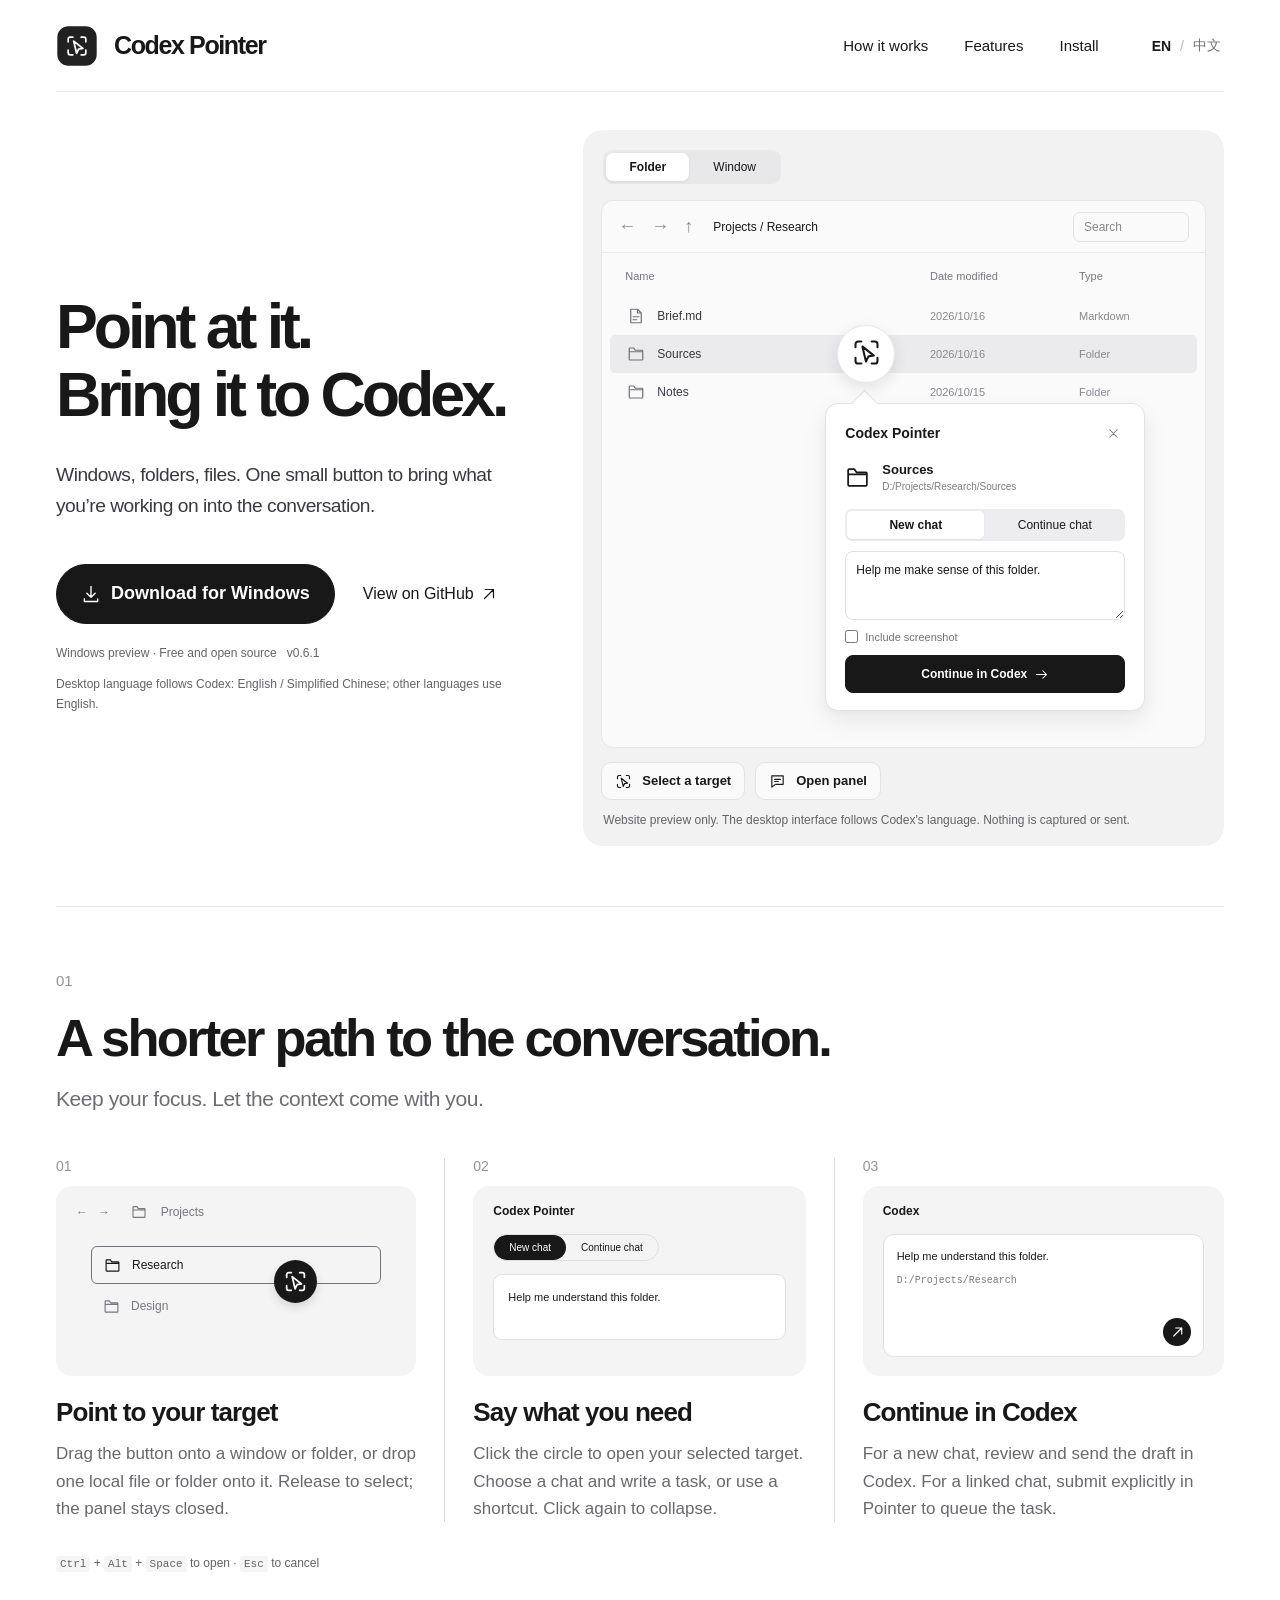
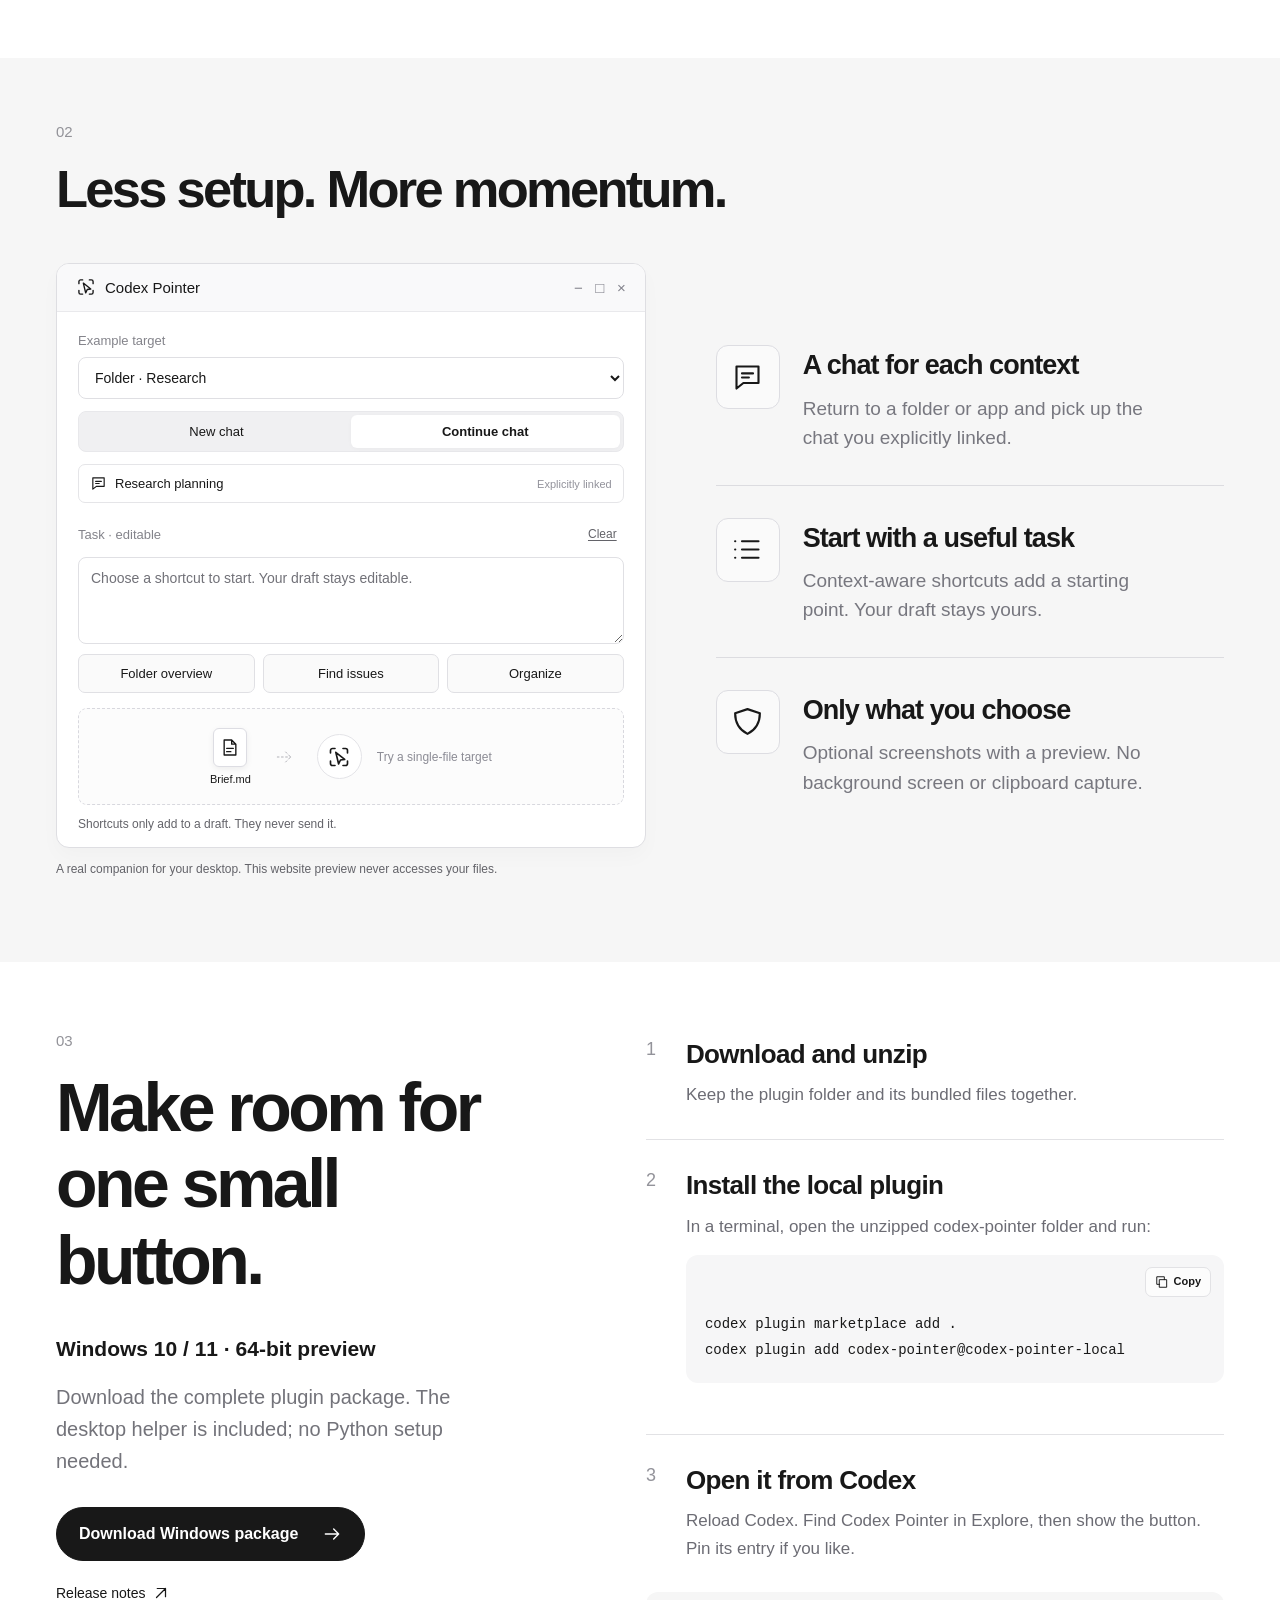
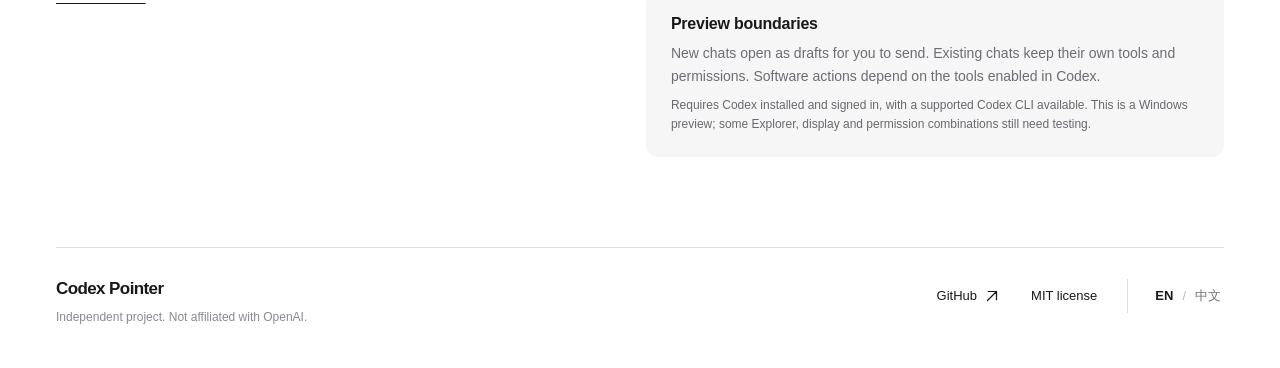
<file: website/index.html>
<!doctype html>
<html lang="en">
  <head>
    <meta charset="utf-8" />
    <meta name="viewport" content="width=device-width,initial-scale=1" />
    <meta name="color-scheme" content="light" />
    <meta
      name="description"
      content="A small Windows button that brings your selected window, folder or file into Codex. Independent, free and open source."
    />
    <meta
      property="og:title"
      content="Codex Pointer — Point at it. Bring it to Codex."
    />
    <meta
      property="og:description"
      content="One small button. The context you choose. A shorter path to the conversation."
    />
    <meta property="og:type" content="website" />
    <meta name="theme-color" content="#ffffff" />
    <title>Codex Pointer — Point at it. Bring it to Codex.</title>
    <link rel="icon" type="image/svg+xml" href="assets/pointer.svg" />
    <link rel="stylesheet" href="styles.css" />
    <script defer src="config.js"></script>
    <script defer src="app.js"></script>
  </head>
  <body>
    <a class="skip-link" href="#main" data-i18n="skip">Skip to content</a>
    <header class="site-header shell">
      <a href="#" class="brand" aria-label="Codex Pointer home"
        ><img src="assets/pointer.svg" width="40" height="40" alt="" /><span
          >Codex Pointer</span
        ></a
      >
      <nav
        class="main-nav"
        aria-label="Main navigation"
        data-i18n-aria="navLabel"
      >
        <a href="#how-it-works" data-i18n="navHow">How it works</a
        ><a href="#features" data-i18n="navFeatures">Features</a
        ><a href="#install" data-i18n="navInstall">Install</a>
      </nav>
      <div class="language-switch" role="group" aria-label="Language">
        <button type="button" data-language="en" aria-pressed="true">EN</button
        ><span aria-hidden="true">/</span
        ><button type="button" data-language="zh" aria-pressed="false">
          中文
        </button>
      </div>
    </header>
    <main id="main" tabindex="-1">
      <section class="hero shell" aria-labelledby="hero-heading">
        <div class="hero-copy">
          <h1 id="hero-heading">
            <span data-i18n="heroOne">Point at it.</span
            ><span data-i18n="heroTwo">Bring it to Codex.</span>
          </h1>
          <p class="hero-description" data-i18n="heroBody">
            Windows, folders, files. One small button to bring what you’re
            working on into the conversation.
          </p>
          <div class="hero-actions">
            <a class="button primary" data-link="download" href="#install"
              ><span data-icon="download"></span
              ><span data-i18n="download">Download for Windows</span></a
            ><a class="text-link" data-link="repository" href="#install"
              ><span data-i18n="github">View on GitHub</span
              ><span data-icon="up-right"></span
            ></a>
          </div>
          <p class="release-caption">
            <span data-i18n="heroCaption"
              >Windows preview · Free and open source</span
            ><span class="version" data-version></span>
          </p>
          <p class="native-language" data-i18n="nativeLanguage">
            Desktop language follows Codex: English / Simplified Chinese; other
            languages use English.
          </p>
        </div>
        <div
          class="demo-canvas"
          aria-label="Interactive product preview"
          data-i18n-aria="demoLabel"
        >
          <div
            class="demo-tabs"
            role="tablist"
            aria-label="Example target"
            data-i18n-aria="demoTabs"
          >
            <button
              type="button"
              id="folder-tab"
              role="tab"
              aria-selected="true"
              aria-controls="demo-desktop"
              tabindex="0"
              data-demo-kind="folder"
              data-i18n="folder"
            >
              Folder</button
            ><button
              type="button"
              id="window-tab"
              role="tab"
              aria-selected="false"
              aria-controls="demo-desktop"
              tabindex="-1"
              data-demo-kind="window"
              data-i18n="window"
            >
              Window
            </button>
          </div>
          <div
            class="desktop-preview"
            id="demo-desktop"
            role="tabpanel"
            aria-labelledby="folder-tab"
          >
            <div class="explorer-toolbar">
              <span class="toolbar-arrows" aria-hidden="true"
                >← &nbsp; → &nbsp; ↑</span
              ><span class="breadcrumb" data-i18n="breadcrumb"
                >Projects / Research</span
              ><span class="mock-search" data-i18n="search">Search</span>
            </div>
            <div id="folder-content" class="folder-content">
              <div class="file-heading">
                <span data-i18n="name">Name</span
                ><span data-i18n="modified">Date modified</span
                ><span data-i18n="type">Type</span>
              </div>
              <button
                class="file-row"
                type="button"
                data-demo-file="brief"
                aria-pressed="false"
              >
                <span data-icon="file"></span><span>Brief.md</span
                ><time>2026/10/16</time
                ><span class="file-type">Markdown</span></button
              ><button
                class="file-row is-selected"
                type="button"
                data-demo-file="sources"
                aria-pressed="true"
              >
                <span data-icon="folder"></span><span>Sources</span
                ><time>2026/10/16</time
                ><span class="file-type" data-i18n="folder"
                  >Folder</span
                ></button
              ><button
                class="file-row"
                type="button"
                data-demo-file="notes"
                aria-pressed="false"
              >
                <span data-icon="folder"></span><span>Notes</span
                ><time>2026/10/15</time
                ><span class="file-type" data-i18n="folder">Folder</span>
              </button>
            </div>
            <div id="window-content" class="window-content" hidden>
              <div class="output-title">
                <span data-icon="window"></span
                ><span data-i18n="buildOutput">Build output</span>
              </div>
              <pre><span class="code-muted">&gt; npm run build</span>

Error: Cannot find module './config'
  at src/main.ts:12:8</pre>
              <p data-i18n="windowHint">
                Bring the window context into your next question.
              </p>
            </div>
            <button
              type="button"
              class="floating-pointer"
              id="demo-pointer"
              aria-expanded="true"
              aria-controls="demo-panel"
              aria-label="Toggle example panel"
              data-i18n-aria="togglePanel"
            >
              <span data-icon="pointer"></span>
            </button>
            <section
              class="demo-panel"
              id="demo-panel"
              aria-label="Example task panel"
              data-i18n-aria="panelLabel"
            >
              <div class="panel-header">
                <span>Codex Pointer</span
                ><button
                  type="button"
                  class="icon-button"
                  id="close-panel"
                  aria-label="Close example panel"
                  data-i18n-aria="closePanel"
                >
                  <span data-icon="close"></span>
                </button>
              </div>
              <div class="panel-target">
                <span data-icon="folder" id="demo-target-icon"></span>
                <div>
                  <strong id="demo-target-name">Sources</strong
                  ><span id="demo-target-path"
                    >D:/Projects/Research/Sources</span
                  >
                </div>
              </div>
              <div
                class="chat-tabs"
                role="group"
                aria-label="Example conversation"
                data-i18n-aria="chatChoice"
              >
                <button
                  type="button"
                  class="is-active"
                  data-chat="new"
                  aria-pressed="true"
                  data-i18n="newChat"
                >
                  New chat</button
                ><button
                  type="button"
                  data-chat="continue"
                  aria-pressed="false"
                  data-i18n="continueChat"
                >
                  Continue chat
                </button>
              </div>
              <p class="linked-chat" id="linked-chat" hidden>
                <span data-icon="chat"></span
                ><span data-i18n="linkedChat">Linked: Research planning</span>
              </p>
              <label class="sr-only" for="demo-task" data-i18n="taskLabel"
                >Example task</label
              ><textarea id="demo-task" rows="2" spellcheck="false">
Help me make sense of this folder.</textarea
              ><label class="screenshot-option"
                ><input type="checkbox" id="demo-screenshot" /><span
                  data-i18n="includeScreenshot"
                  >Include screenshot</span
                ></label
              ><button
                class="button primary demo-continue"
                id="demo-continue"
                type="button"
              >
                <span data-i18n="continueInCodex">Continue in Codex</span
                ><span data-icon="arrow"></span>
              </button>
            </section>
          </div>
          <div class="demo-controls">
            <button class="button quiet" id="select-target" type="button">
              <span data-icon="pointer"></span
              ><span data-i18n="selectTarget">Select a target</span></button
            ><button class="button quiet" id="open-panel" type="button">
              <span data-icon="chat"></span
              ><span data-i18n="openPanel">Open panel</span>
            </button>
          </div>
          <p
            class="demo-disclaimer"
            id="demo-status"
            role="status"
            data-i18n="demoNote"
          >
            Website preview only. The desktop interface follows Codex's
            language. Nothing is captured or sent.
          </p>
        </div>
      </section>
      <section
        class="workflow section shell"
        id="how-it-works"
        aria-labelledby="how-heading"
      >
        <div class="section-index" aria-hidden="true">01</div>
        <h2 id="how-heading" data-i18n="howHeading">
          A shorter path to the conversation.
        </h2>
        <p class="section-intro" data-i18n="howIntro">
          Keep your focus. Let the context come with you.
        </p>
        <div class="steps">
          <article class="step">
            <span class="step-number" aria-hidden="true">01</span>
            <div class="step-visual select-visual" aria-hidden="true">
              <div class="mini-toolbar">
                ← &nbsp; → &nbsp; <span data-icon="folder"></span> Projects
              </div>
              <div class="mini-file">
                <span data-icon="folder"></span><span>Research</span
                ><span class="mini-pointer"
                  ><span data-icon="pointer"></span
                ></span>
              </div>
              <div class="mini-file faded">
                <span data-icon="folder"></span> Design
              </div>
            </div>
            <h3 data-i18n="stepOneTitle">Point to your target</h3>
            <p data-i18n="stepOneBody">
              Drag the button onto a window or folder, or drop one local file or
              folder onto it. Release to select; the panel stays closed.
            </p>
          </article>
          <article class="step">
            <span class="step-number" aria-hidden="true">02</span>
            <div class="step-visual task-visual" aria-hidden="true">
              <div class="mini-title">Codex Pointer</div>
              <div class="mini-segment">
                <span data-i18n="newChat">New chat</span
                ><span data-i18n="continueChat">Continue chat</span>
              </div>
              <div class="mini-text" data-i18n="miniTask">
                Help me understand this folder.
              </div>
            </div>
            <h3 data-i18n="stepTwoTitle">Say what you need</h3>
            <p data-i18n="stepTwoBody">
              Click the circle to open your selected target. Choose a chat and
              write a task, or use a shortcut. Click again to collapse.
            </p>
          </article>
          <article class="step">
            <span class="step-number" aria-hidden="true">03</span>
            <div class="step-visual chat-visual" aria-hidden="true">
              <div class="mini-title">Codex</div>
              <div class="mini-chat">
                <span data-i18n="miniTask">Help me understand this folder.</span
                ><code>D:/Projects/Research</code
                ><span class="mini-send"><span data-icon="arrow"></span></span>
              </div>
            </div>
            <h3 data-i18n="stepThreeTitle">Continue in Codex</h3>
            <p data-i18n="stepThreeBody">
              For a new chat, review and send the draft in Codex. For a linked
              chat, submit explicitly in Pointer to queue the task.
            </p>
          </article>
        </div>
        <p class="keyboard-note">
          <kbd>Ctrl</kbd> + <kbd>Alt</kbd> + <kbd>Space</kbd>
          <span data-i18n="keyOpen">to open</span
          ><span aria-hidden="true"> · </span><kbd>Esc</kbd>
          <span data-i18n="keyCancel">to cancel</span>
        </p>
      </section>
      <section
        class="features section"
        id="features"
        aria-labelledby="features-heading"
      >
        <div class="shell">
          <div class="section-index" aria-hidden="true">02</div>
          <h2 id="features-heading" data-i18n="featureHeading">
            Less setup. More momentum.
          </h2>
          <div class="feature-layout">
            <div class="feature-demo">
              <div class="feature-panel">
                <div class="feature-panel-title">
                  <span data-icon="pointer"></span>Codex Pointer<span
                    class="fake-window-controls"
                    aria-hidden="true"
                    >− &nbsp; □ &nbsp; ×</span
                  >
                </div>
                <div class="feature-panel-body">
                  <label
                    class="field-label"
                    for="feature-context"
                    data-i18n="targetContext"
                    >Example target</label
                  ><select id="feature-context">
                    <option value="folder" data-i18n="sampleFolder">
                      Folder · Research
                    </option>
                    <option value="file" data-i18n="sampleFile">
                      File · Brief.md
                    </option>
                    <option value="window" data-i18n="sampleWindow">
                      Window · Build output
                    </option>
                  </select>
                  <div class="feature-chat-choice">
                    <span data-i18n="newChat">New chat</span
                    ><strong data-i18n="continueChat">Continue chat</strong>
                  </div>
                  <div class="remembered-chat">
                    <span data-icon="chat"></span
                    ><span data-i18n="researchChat">Research planning</span
                    ><span class="remembered-caption" data-i18n="explicitLink"
                      >Explicitly linked</span
                    >
                  </div>
                  <div class="field-label-row">
                    <label
                      for="shortcut-task"
                      class="field-label"
                      data-i18n="editableTask"
                      >Task · editable</label
                    ><button
                      type="button"
                      class="clear-task"
                      id="clear-task"
                      data-i18n="clearTask"
                    >
                      Clear
                    </button>
                  </div>
                  <textarea
                    id="shortcut-task"
                    rows="3"
                    data-i18n-placeholder="shortcutPlaceholder"
                    placeholder="Choose a shortcut to start. Your draft stays editable."
                  ></textarea>
                  <div
                    class="shortcut-buttons"
                    id="shortcut-buttons"
                    role="group"
                    aria-label="Example task shortcuts"
                    data-i18n-aria="shortcutLabel"
                  ></div>
                  <div class="file-drop-demo">
                    <button type="button" class="example-file" id="try-file">
                      <span data-icon="file"></span
                      ><span>Brief.md</span></button
                    ><span
                      class="drop-arrow"
                      data-icon="arrow"
                      aria-hidden="true"
                    ></span
                    ><span class="drop-pointer" aria-hidden="true"
                      ><span data-icon="pointer"></span
                    ></span>
                    <p data-i18n="tryFile">Try a single-file target</p>
                  </div>
                  <p
                    class="shortcut-status"
                    id="shortcut-status"
                    role="status"
                    data-i18n="shortcutsNote"
                  >
                    Shortcuts only fill a draft. They never send it.
                  </p>
                </div>
              </div>
              <p class="media-caption" data-i18n="featureDemoNote">
                A real companion for your desktop. This website preview never
                accesses your files.
              </p>
            </div>
            <div class="feature-list">
              <article>
                <span class="feature-icon" data-icon="chat"></span>
                <div>
                  <h3 data-i18n="featureOneTitle">A chat for each context</h3>
                  <p data-i18n="featureOneBody">
                    Return to a folder or app and pick up the chat you
                    explicitly linked.
                  </p>
                </div>
              </article>
              <article>
                <span class="feature-icon" data-icon="tasks"></span>
                <div>
                  <h3 data-i18n="featureTwoTitle">Start with a useful task</h3>
                  <p data-i18n="featureTwoBody">
                    Context-aware shortcuts add a starting point. Your draft
                    stays yours.
                  </p>
                </div>
              </article>
              <article>
                <span class="feature-icon" data-icon="shield"></span>
                <div>
                  <h3 data-i18n="featureThreeTitle">Only what you choose</h3>
                  <p data-i18n="featureThreeBody">
                    Optional screenshots with a preview. No background screen or
                    clipboard capture.
                  </p>
                </div>
              </article>
            </div>
          </div>
        </div>
      </section>
      <section
        class="install section shell"
        id="install"
        aria-labelledby="install-heading"
      >
        <div class="install-summary">
          <div class="section-index" aria-hidden="true">03</div>
          <h2 id="install-heading" data-i18n="installHeading">
            Make room for one small button.
          </h2>
          <p class="platform" data-i18n="platform">
            Windows 10 / 11 · 64-bit preview
          </p>
          <p class="install-description" data-i18n="installBody">
            Download the complete plugin package. The desktop helper is
            included; no Python setup needed.
          </p>
          <a
            class="button primary install-download"
            data-link="download"
            href="#install"
            ><span data-i18n="downloadPackage">Download Windows package</span
            ><span data-icon="arrow"></span></a
          ><a class="text-link release-link" data-link="release" href="#install"
            ><span data-i18n="releaseNotes">Release notes</span
            ><span data-icon="up-right"></span
          ></a>
        </div>
        <div class="install-instructions">
          <ol>
            <li>
              <h3 data-i18n="installOneTitle">Download and unzip</h3>
              <p data-i18n="installOneBody">
                Keep the plugin folder and its bundled files together.
              </p>
            </li>
            <li>
              <h3 data-i18n="installTwoTitle">Install the local plugin</h3>
              <p data-i18n="commandIntro">
                In a terminal, open the unzipped codex-pointer folder and run:
              </p>
              <div class="command-block">
                <pre id="install-commands"><code>codex plugin marketplace add .
codex plugin add codex-pointer@codex-pointer-local</code></pre>
                <button type="button" id="copy-commands" class="button quiet">
                  <span data-icon="copy"></span
                  ><span data-i18n="copy">Copy</span>
                </button>
              </div>
              <span id="copy-status" role="status" class="copy-status"></span>
            </li>
            <li>
              <h3 data-i18n="installThreeTitle">Open it from Codex</h3>
              <p data-i18n="installThreeBody">
                Reload Codex. Find Codex Pointer in Explore, then show the
                button. Pin its entry if you like.
              </p>
            </li>
          </ol>
          <aside class="preview-boundaries">
            <h3 data-i18n="boundariesTitle">Preview boundaries</h3>
            <p data-i18n="boundariesBody">
              New chats open as drafts for you to send. Existing chats keep
              their own tools and permissions. Software actions depend on the
              tools enabled in Codex.
            </p>
            <p data-i18n="requirements">
              Requires Codex installed and signed in, with a supported Codex CLI
              available. This is a Windows preview; some Explorer, display and
              permission combinations still need testing.
            </p>
          </aside>
        </div>
      </section>
    </main>
    <footer class="site-footer shell">
      <div>
        <a class="footer-brand" href="#">Codex Pointer</a>
        <p data-i18n="independent">
          Independent project. Not affiliated with OpenAI.
        </p>
      </div>
      <nav aria-label="Project links" data-i18n-aria="footerNav">
        <a class="text-link" data-link="repository" href="#install"
          >GitHub <span data-icon="up-right"></span></a
        ><a data-link="license" href="#install" data-i18n="license"
          >MIT license</a
        >
        <div class="language-switch" role="group" aria-label="Language">
          <button type="button" data-language="en" aria-pressed="true">
            EN</button
          ><span aria-hidden="true">/</span
          ><button type="button" data-language="zh" aria-pressed="false">
            中文
          </button>
        </div>
      </nav>
    </footer>
  </body>
</html>
</file>
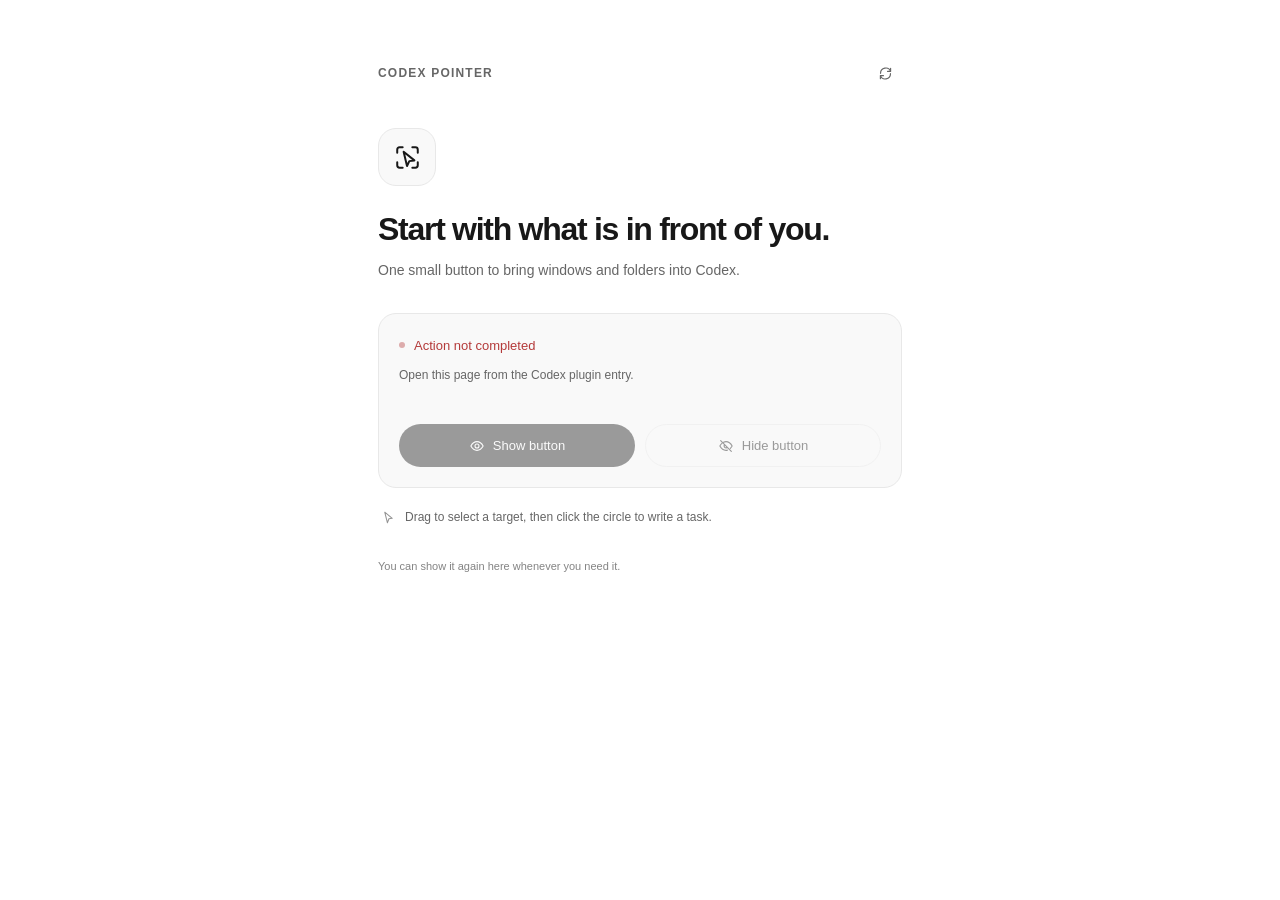
<file: src/codex_pointer/assets/launcher.html>
<!doctype html>
<html lang="zh-CN">
<head>
  <meta charset="utf-8">
  <meta name="viewport" content="width=device-width, initial-scale=1">
  <meta http-equiv="Content-Security-Policy" content="default-src 'none'; script-src 'unsafe-inline'; style-src 'unsafe-inline'; img-src data:; connect-src 'none'; font-src 'none'; object-src 'none'; base-uri 'none'; form-action 'none'">
  <meta name="color-scheme" content="light dark">
  <title>Codex Pointer</title>
  <style>
    :root {
      color-scheme: light;
      --page: #fff; --surface: #f9f9f9; --hover: #ededed;
      --ink: #181818; --muted: #666; --line: #e8e8e8;
      --inverse: #fff; --danger: #b43a3a;
      font-family: var(--font-sans, "Segoe UI", "Microsoft YaHei UI", sans-serif);
      font-synthesis: none; text-rendering: optimizeLegibility;
    }
    :root[data-theme="dark"] {
      color-scheme: dark;
      --page: #181818; --surface: #212121; --hover: #303030;
      --ink: #ededed; --muted: #aaa; --line: #333;
      --inverse: #181818; --danger: #f39a9a;
    }
    * { box-sizing: border-box; }
    body { margin: 0; background: var(--color-background-primary, var(--page)); color: var(--color-text-primary, var(--ink)); }
    button { font: inherit; -webkit-tap-highlight-color: transparent; }
    button:focus-visible { outline: 2px solid var(--color-ring-primary, var(--ink)); outline-offset: 4px; }
    button:disabled { cursor: default; opacity: .42; transform: none; }
    button:not(:disabled) { cursor: pointer; }
    svg { display: block; flex: 0 0 auto; }
    .shell { width: 100%; max-width: 620px; margin: 0 auto; padding: clamp(24px, 7vw, 56px) clamp(20px, 6vw, 48px); }
    .masthead { display: flex; align-items: center; justify-content: space-between; gap: 16px; }
    .eyebrow { font-size: 12px; letter-spacing: .1em; font-weight: 600; color: var(--color-text-secondary, var(--muted)); }
    .refresh { display: grid; place-items: center; width: 34px; height: 34px; border: 0; border-radius: 9px; background: transparent; color: var(--color-text-secondary, var(--muted)); transition: background 160ms, color 160ms; }
    .refresh:hover:not(:disabled) { background: var(--color-background-secondary, var(--hover)); color: var(--color-text-primary, var(--ink)); }
    .intro { padding: 38px 0 29px; }
    .mark { position: relative; display: grid; place-items: center; width: 58px; height: 58px; margin-bottom: 24px; border: 1px solid var(--color-border-primary, var(--line)); border-radius: 18px; background: var(--color-background-secondary, var(--surface)); transition: transform 220ms; }
    .mark:hover { transform: translateY(-3px) rotate(-5deg); }

    h1 { margin: 0 0 10px; font-size: clamp(26px, 5vw, 32px); font-weight: 600; letter-spacing: -.04em; line-height: 1.2; }
    .subtitle { margin: 0; color: var(--color-text-secondary, var(--muted)); font-size: 14px; line-height: 1.85; }
    .control { padding: 20px; border: 1px solid var(--color-border-primary, var(--line)); border-radius: 18px; background: var(--color-background-secondary, var(--surface)); }
    .state-row { display: flex; align-items: center; gap: 9px; min-height: 22px; }
    .dot { width: 6px; height: 6px; border-radius: 50%; background: currentColor; opacity: .4; flex-shrink: 0; }
    .state-text { font-size: 13px; font-weight: 500; }
    .control[data-busy="true"] .dot { animation: breathe 1.2s ease-in-out infinite; }
    .control[data-error="true"] .state-row { color: var(--color-text-danger, var(--danger)); }
    .message { min-height: 40px; margin: 9px 0 19px; color: var(--color-text-secondary, var(--muted)); font-size: 12px; line-height: 1.7; overflow-wrap: anywhere; }
    .actions { display: grid; grid-template-columns: 1fr 1fr; gap: 10px; }
    .action { display: flex; justify-content: center; align-items: center; gap: 8px; min-height: 43px; padding: 10px 15px; border-radius: 24px; border: 1px solid var(--color-border-primary, var(--line)); background: transparent; color: var(--color-text-primary, var(--ink)); font-size: 13px; font-weight: 500; transition: transform 160ms, background 160ms, opacity 160ms; }
    .action:hover:not(:disabled) { background: var(--color-background-tertiary, var(--hover)); transform: translateY(-1px); }
    .action:active:not(:disabled) { transform: scale(.975); }
    .primary { border-color: transparent; background: var(--color-text-primary, var(--ink)); color: var(--color-background-primary, var(--inverse)); }
    .primary:hover:not(:disabled) { background: var(--color-text-primary, var(--ink)); opacity: .85; }
    .hint { display: flex; align-items: flex-start; gap: 9px; margin: 19px 3px 0; font-size: 12px; line-height: 1.8; color: var(--color-text-secondary, var(--muted)); }
    .hint svg { margin-top: 3px; opacity: .7; }
    .footnote { margin: 28px 0 0; font-size: 11px; line-height: 1.7; color: var(--color-text-tertiary, var(--muted)); opacity: .8; }
    @keyframes breathe { 50% { opacity: 1; } }
    @media (max-width: 320px) { .shell { padding: 20px 16px; } .intro { padding-top: 24px; } .control { padding: 16px; } .actions { grid-template-columns: 1fr; } }
    @media (prefers-reduced-motion: reduce) { *, *::before, *::after { animation: none !important; transition: none !important; } }
  </style>
</head>
<body>
  <main class="shell">
    <header class="masthead">
      <span class="eyebrow">CODEX POINTER</span>
      <button id="refresh" class="refresh" type="button" data-i18n-title="刷新状态" data-i18n-aria="刷新状态" title="刷新状态" aria-label="刷新状态" disabled>
        <svg data-pointer-icon="refresh" aria-hidden="true" xmlns="http://www.w3.org/2000/svg" width="17" height="17" viewBox="0 0 24 24" fill="none" stroke="currentColor" stroke-width="1.65" stroke-linecap="round" stroke-linejoin="round"><path d="M19.2 9 C18 5.7 14.5 3.8 11 4.5 C7.5 5.2 5 8.3 5 11.8 M19.2 4.7 L19.2 9 L14.9 9 M4.8 15 C6 18.3 9.5 20.2 13 19.5 C16.5 18.8 19 15.7 19 12.2 M4.8 19.3 L4.8 15 L9.1 15"/></svg>
      </button>
    </header>
    <section class="intro" aria-labelledby="title">
      <div class="mark" aria-hidden="true"><svg data-pointer-icon="target" aria-hidden="true" xmlns="http://www.w3.org/2000/svg" width="29" height="29" viewBox="0 0 24 24" fill="none" stroke="currentColor" stroke-width="1.65" stroke-linecap="round" stroke-linejoin="round"><path d="M8 3.5 L5.5 3.5 Q3.5 3.5 3.5 5.5 L3.5 8 M16 3.5 L18.5 3.5 Q20.5 3.5 20.5 5.5 L20.5 8 M3.5 16 L3.5 18.5 Q3.5 20.5 5.5 20.5 L8 20.5 M20.5 16 L20.5 18.5 Q20.5 20.5 18.5 20.5 L16 20.5"/><path d="M8.8 7.3 L17.7 14.4 L13.5 15 L11.6 19 Z"/></svg></div>
      <h1 id="title" data-i18n="从眼前，开始对话。">从眼前，开始对话。</h1>
      <p class="subtitle" data-i18n="一个小按钮，把窗口与文件夹带进 Codex 的上下文。">一个小按钮，把窗口与文件夹带进 Codex 的上下文。</p>
    </section>
    <section id="control" class="control" data-busy="true" data-i18n-aria="悬浮按钮控制" aria-label="悬浮按钮控制">
      <div class="state-row" role="status" aria-live="polite"><span class="dot" aria-hidden="true"></span><span id="status" class="state-text">正在连接</span></div>
      <p id="message" class="message" aria-live="polite">正在读取悬浮按钮状态。</p>
      <div class="actions">
        <button id="show" class="action primary" type="button" disabled><svg data-pointer-icon="eye" aria-hidden="true" xmlns="http://www.w3.org/2000/svg" width="16" height="16" viewBox="0 0 24 24" fill="none" stroke="currentColor" stroke-width="1.65" stroke-linecap="round" stroke-linejoin="round"><path d="M2.8 12 C5.2 7.6 8.3 5.5 12 5.5 C15.7 5.5 18.8 7.6 21.2 12 C18.8 16.4 15.7 18.5 12 18.5 C8.3 18.5 5.2 16.4 2.8 12 Z"/><circle cx="12" cy="12" r="3"/></svg><span data-i18n="显示按钮">显示按钮</span></button>
        <button id="hide" class="action" type="button" disabled><svg data-pointer-icon="eye-off" aria-hidden="true" xmlns="http://www.w3.org/2000/svg" width="16" height="16" viewBox="0 0 24 24" fill="none" stroke="currentColor" stroke-width="1.65" stroke-linecap="round" stroke-linejoin="round"><path d="M4 4 L20 20 M8.3 6.3 C9.5 5.8 10.7 5.5 12 5.5 C15.7 5.5 18.8 7.6 21.2 12 C20.4 13.4 19.5 14.6 18.5 15.6 M14.1 18.2 C13.4 18.4 12.7 18.5 12 18.5 C8.3 18.5 5.2 16.4 2.8 12 C3.7 10.4 4.7 9.1 5.8 8.1 M10 9.8 C8.9 10.8 8.8 12.7 10 14 C11.2 15.2 13.1 15.1 14.2 14"/></svg><span data-i18n="隐藏按钮">隐藏按钮</span></button>
      </div>
    </section>
    <p class="hint"><svg data-pointer-icon="cursor" aria-hidden="true" xmlns="http://www.w3.org/2000/svg" width="15" height="15" viewBox="0 0 24 24" fill="none" stroke="currentColor" stroke-width="1.65" stroke-linecap="round" stroke-linejoin="round"><path d="M6 3.5 L18 13.3 L12.7 14 L10.2 20.3 Z"/></svg><span data-i18n="拖动选择对象，再点击圆圈写下需求。">拖动选择对象，再点击圆圈写下需求。</span></p>
    <p class="footnote" data-i18n="隐藏后，随时可以从这里再次唤起。">隐藏后，随时可以从这里再次唤起。</p>
  </main>
  <script>
    (() => {
      "use strict";
      const VERSION = "2026-01-26";
      const TIMEOUT = 10000;
      const elements = Object.fromEntries(["control", "status", "message", "show", "hide", "refresh"].map(id => [id, document.getElementById(id)]));
      const parentWindow = window.parent;
      const pending = new Map();
      const mediaTheme = window.matchMedia("(prefers-color-scheme: dark)");
      let nextId = 0, bridge = null, connecting = null, busy = false, disposed = false, hostTheme = null;
      let lastStatus = null, mutationStarted = false;
      let observer = null;

      // BEGIN GENERATED TRANSLATIONS
      const english = {
        "一个小按钮，把窗口与文件夹带进 Codex 的上下文。": "One small button to bring windows and folders into Codex.",
        "从眼前，开始对话。": "Start with what is in front of you.",
        "刷新状态": "Refresh status",
        "可以显示按钮，或暂时将它隐藏。": "Show the button, or hide it for now.",
        "客户端使用了不兼容的界面协议。": "The client uses an incompatible interface protocol.",
        "客户端未能完成请求。": "The client could not complete the request.",
        "客户端返回了无效响应。": "The client returned an invalid response.",
        "客户端连接超时。": "The client connection timed out.",
        "尚未启动": "Not running",
        "已发送显示请求，请在桌面查看悬浮按钮。": "Show request sent. Check your desktop for the floating button.",
        "已发送隐藏请求，随时可以从这里再次唤起。": "Hide request sent. You can show it again here at any time.",
        "已启动": "Running",
        "已请求启动": "Launch requested",
        "已请求显示": "Show requested",
        "已请求隐藏": "Hide requested",
        "当前客户端未提供插件工具连接。": "The current client does not provide a plugin tool connection.",
        "悬浮按钮控制": "Floating button controls",
        "拖动选择对象，再点击圆圈写下需求。": "Drag to select a target, then click the circle to write a task.",
        "插件尚未连接，请刷新后重试。": "The plugin is not connected. Refresh and try again.",
        "插件返回了无效响应，请刷新状态。": "The plugin returned an invalid response. Refresh the status.",
        "操作未完成": "Action not completed",
        "操作未完成，请刷新状态后重试。": "The action did not complete. Refresh the status before retrying.",
        "显示悬浮按钮，开始选择你想操作的内容。": "Show the floating button to start choosing a target.",
        "显示按钮": "Show button",
        "暂不可用": "Unavailable",
        "未能确认悬浮按钮状态，请刷新后重试。": "The button's status could not be confirmed. Refresh and try again.",
        "正在启动悬浮按钮。稍后可刷新状态。": "Starting the floating button. Refresh the status shortly.",
        "正在请求显示": "Requesting show",
        "正在请求隐藏": "Requesting hide",
        "正在读取悬浮按钮状态。": "Reading the floating button's status.",
        "正在读取状态": "Reading status",
        "正在连接": "Connecting",
        "请从 Codex 的插件入口打开此页面。": "Open this page from the Codex plugin entry.",
        "请在装有 Codex Pointer 的 Windows 桌面使用。": "Use this on a Windows desktop with Codex Pointer installed.",
        "请求超时，结果尚未确认。请刷新状态后再操作。": "The request timed out and its result is unconfirmed. Refresh the status before taking another action.",
        "请稍候…": "Please wait…",
        "连接出现问题，请刷新状态。": "There is a connection problem. Refresh the status.",
        "隐藏后，随时可以从这里再次唤起。": "You can show it again here whenever you need it.",
        "隐藏按钮": "Hide button",
        "页面已关闭。": "This page has closed.",
        "页面已关闭，请重新打开插件。": "This page has closed. Reopen the plugin."
      };
      // END GENERATED TRANSLATIONS
      const original = new Map(Object.entries(english).map(([key, value]) => [value, key]));
      let uiLocale = /^zh(?:-|_|$)/i.test(window.openai?.locale || navigator.language || "en") ? "zh-CN" : "en-US";
      let lastText = { status: "正在连接", message: "正在读取悬浮按钮状态。", error: false };
      function tr(key) {
        const source = original.get(key) || key;
        return uiLocale === "en-US" ? (english[source] || source) : source;
      }
      function renderLanguage() {
        document.documentElement.lang = uiLocale;
        for (const element of document.querySelectorAll("[data-i18n]")) element.textContent = tr(element.dataset.i18n);
        for (const element of document.querySelectorAll("[data-i18n-title]")) element.title = tr(element.dataset.i18nTitle);
        for (const element of document.querySelectorAll("[data-i18n-aria]")) element.setAttribute("aria-label", tr(element.dataset.i18nAria));
        elements.status.textContent = tr(lastText.status);
        elements.message.textContent = tr(lastText.message);
        resize();
      }

      function theme(context = {}) {
        if (typeof context.locale === "string" && context.locale.trim()) {
          uiLocale = /^zh(?:-|_|$)/i.test(context.locale) ? "zh-CN" : "en-US";
        }
        renderLanguage();
        if (context.theme === "dark" || context.theme === "light") hostTheme = context.theme;
        document.documentElement.dataset.theme = hostTheme || (mediaTheme.matches ? "dark" : "light");
        const variables = context.styles && context.styles.variables;
        const allowed = /^(--color-(background|text|border|ring)-(primary|secondary|tertiary|inverse|danger)|--font-sans)$/;
        if (variables && typeof variables === "object") {
          for (const [key, value] of Object.entries(variables)) {
            if (!allowed.test(key)) continue;
            if (value == null) document.documentElement.style.removeProperty(key);
            else if (typeof value === "string" && value.length < 300 && !/url\s*\(|@import|expression\s*\(|[<>]/i.test(value)) document.documentElement.style.setProperty(key, value);
          }
        }
      }

      function send(message) { parentWindow.postMessage(message, "*"); }
      function notify(method, params = {}) { if (!disposed) send({ jsonrpc: "2.0", method, params }); }
      function request(method, params, timeout = TIMEOUT) {
        if (disposed) return Promise.reject(new Error(tr("页面已关闭，请重新打开插件。")));
        const id = "pointer-" + (++nextId);
        return new Promise((resolve, reject) => {
          const timer = setTimeout(() => {
            pending.delete(id);
            reject(new Error(method === "ui/initialize" ? tr("客户端连接超时。") : tr("请求超时，结果尚未确认。请刷新状态后再操作。")));
          }, timeout);
          pending.set(id, { resolve, reject, timer });
          try { send({ jsonrpc: "2.0", id, method, params }); }
          catch (error) { clearTimeout(timer); pending.delete(id); reject(error); }
        });
      }

      function resize() {
        if (bridge === "standard") notify("ui/notifications/size-changed", { height: Math.ceil(document.querySelector(".shell").getBoundingClientRect().height) });
      }
      function onMessage(event) {
        if (event.source !== parentWindow || disposed) return;
        const data = event.data;
        if (!data || typeof data !== "object" || data.jsonrpc !== "2.0") return;
        if (!data.method && pending.has(data.id)) {
          const item = pending.get(data.id);
          clearTimeout(item.timer); pending.delete(data.id);
          if (data.error) item.reject(new Error(typeof data.error.message === "string" ? data.error.message : tr("客户端未能完成请求。")));
          else if (Object.prototype.hasOwnProperty.call(data, "result")) item.resolve(data.result);
          else item.reject(new Error(tr("客户端返回了无效响应。")));
          return;
        }
        if (data.method === "ping" && data.id != null) send({ jsonrpc: "2.0", id: data.id, result: {} });
        else if (data.method === "ui/notifications/host-context-changed") theme(data.params || {});
        else if (data.method === "ui/notifications/tool-result" && !busy && !mutationStarted) {
          try { renderResult(data.params); } catch (error) { showError(error); }
        } else if (data.method === "ui/resource-teardown" && data.id != null) {
          send({ jsonrpc: "2.0", id: data.id, result: {} }); cleanup();
        }
      }

      function compatibilityAvailable() { return typeof window.openai?.callTool === "function"; }
      async function connect() {
        if (bridge) return;
        if (connecting) return connecting;
        connecting = (async () => {
          let standardError;
          if (parentWindow !== window) {
            try {
              const result = await request("ui/initialize", {
                appInfo: { name: "Codex Pointer", version: "0.6.1" },
                appCapabilities: { availableDisplayModes: ["inline", "fullscreen"] },
                protocolVersion: VERSION
              }, 4500);
              if (result?.protocolVersion !== VERSION) throw new Error(tr("客户端使用了不兼容的界面协议。"));
              theme(result.hostContext || {});
              notify("ui/notifications/initialized");
              if (!result.hostCapabilities?.serverTools) throw new Error(tr("当前客户端未提供插件工具连接。"));
              bridge = "standard";
              resize();
              return;
            } catch (error) { standardError = error; }
          }
          if (compatibilityAvailable()) { bridge = "compatibility"; theme({ theme: window.openai.theme, locale: window.openai.locale }); return; }
          throw standardError || new Error(tr("请从 Codex 的插件入口打开此页面。"));
        })();
        try { await connecting; } finally { connecting = null; }
      }

      async function callTool(name) {
        if (bridge === "standard") return request("tools/call", { name, arguments: {}, _meta: { "openai/locale": uiLocale } });
        if (bridge !== "compatibility" || !compatibilityAvailable()) throw new Error(tr("插件尚未连接，请刷新后重试。"));
        // Select the transport before sending. Never retry a mutation on another transport.
        let timer;
        try {
          return await Promise.race([
            Promise.resolve().then(() => window.openai.callTool(name, {})),
            new Promise((_, reject) => { timer = setTimeout(() => reject(new Error(tr("请求超时，结果尚未确认。请刷新状态后再操作。"))), TIMEOUT); })
          ]);
        } finally { clearTimeout(timer); }
      }

      function updateControls() {
        elements.control.dataset.busy = String(busy);
        elements.control.setAttribute("aria-busy", String(busy));
        elements.refresh.disabled = busy || disposed;
        elements.show.disabled = busy || disposed || !bridge || !lastStatus || lastStatus.gui_available !== true;
        elements.hide.disabled = busy || disposed || !bridge || lastStatus?.running !== true || lastStatus?.control_available !== true;
      }
      function setText(status, message, error = false) {
        lastText = { status: original.get(status) || status, message: original.get(message) || message, error };
        elements.status.textContent = tr(status);
        elements.message.textContent = tr(message);
        elements.control.dataset.error = String(error);
      }
      function resultMessage(result) {
        const message = result?.structuredContent?.message;
        if (typeof message === "string" && message) return message;
        return Array.isArray(result?.content) ? result.content.filter(item => item?.type === "text" && typeof item.text === "string").map(item => item.text).join("\n") : "";
      }
      function renderResult(result) {
        if (!result || typeof result !== "object") throw new Error(tr("插件返回了无效响应，请刷新状态。"));
        if (result.isError === true) throw new Error(resultMessage(result) || tr("操作未完成，请刷新状态后重试。"));
        const status = result.structuredContent;
        if (!status || typeof status.running !== "boolean" || typeof status.control_available !== "boolean" || typeof status.gui_available !== "boolean") throw new Error(tr("未能确认悬浮按钮状态，请刷新后重试。"));
        lastStatus = status;
        let title = status.running ? tr("已启动") : tr("尚未启动");
        let message = status.running ? tr("可以显示按钮，或暂时将它隐藏。") : tr("显示悬浮按钮，开始选择你想操作的内容。");
        if (status.status === "launch_requested") { title = tr("已请求启动"); message = tr("正在启动悬浮按钮。稍后可刷新状态。"); }
        else if (status.status === "shown" || status.status === "show_requested") { title = tr("已请求显示"); message = tr("已发送显示请求，请在桌面查看悬浮按钮。"); }
        else if (status.status === "hide_requested") { title = tr("已请求隐藏"); message = tr("已发送隐藏请求，随时可以从这里再次唤起。"); }
        else if (!status.gui_available) { title = tr("暂不可用"); message = tr("请在装有 Codex Pointer 的 Windows 桌面使用。"); }
        setText(title, resultMessage(result) || message);
      }
      function showError(error) {
        setText(tr("操作未完成"), error instanceof Error ? error.message : tr("连接出现问题，请刷新状态。"), true);
      }
      async function run(name) {
        if (busy || disposed) return;
        busy = true;
        if (name !== "pointer_status") mutationStarted = true;
        setText(name === "pointer_status" ? tr("正在读取状态") : name === "show_pointer" ? tr("正在请求显示") : tr("正在请求隐藏"), tr("请稍候…"));
        updateControls();
        try { await connect(); renderResult(await callTool(name)); }
        catch (error) { showError(error); }
        finally { busy = false; updateControls(); resize(); }
      }
      function onGlobals(event) {
        const globals = event.detail?.globals || {};
        theme({ theme: globals.theme, locale: globals.locale });
      }
      function onMediaTheme() { theme(); }
      function cleanup() {
        disposed = true;
        observer?.disconnect();
        for (const item of pending.values()) { clearTimeout(item.timer); item.reject(new Error(tr("页面已关闭。"))); }
        pending.clear();
        window.removeEventListener("message", onMessage);
        window.removeEventListener("openai:set_globals", onGlobals);
        mediaTheme.removeEventListener("change", onMediaTheme);
        updateControls();
      }

      window.addEventListener("message", onMessage);
      window.addEventListener("openai:set_globals", onGlobals);
      window.addEventListener("pagehide", cleanup, { once: true });
      mediaTheme.addEventListener("change", onMediaTheme);
      if (typeof ResizeObserver === "function") { observer = new ResizeObserver(resize); observer.observe(document.querySelector(".shell")); }
      elements.refresh.addEventListener("click", () => run("pointer_status"));
      elements.show.addEventListener("click", () => run("show_pointer"));
      elements.hide.addEventListener("click", () => run("hide_pointer"));
      theme();
      run("pointer_status");
    })();
  </script>
</body>
</html>
</file>
<file: website/styles.css>
:root {
  --ink: #181818;
  --muted: #6c6c72;
  --surface: #f6f6f6;
  --line: #e7e7e7;
  --white: #fff;
  --radius: 18px;
  --ease: cubic-bezier(0.2, 0.75, 0.25, 1);
  font-family:
    Inter, "Segoe UI", Arial, "PingFang SC", "Microsoft YaHei", sans-serif;
  color: var(--ink);
  background: var(--white);
  font-synthesis: none;
}
* {
  box-sizing: border-box;
}
html {
  scroll-behavior: smooth;
  scroll-padding-top: 32px;
}
body {
  margin: 0;
}
button,
input,
textarea,
select {
  font: inherit;
}
button,
a,
input,
textarea,
select {
  -webkit-tap-highlight-color: transparent;
}
button,
a {
  touch-action: manipulation;
}
button {
  color: inherit;
  cursor: pointer;
}
a {
  color: inherit;
  text-decoration: none;
}
button {
  border: 0;
}
button:disabled {
  cursor: default;
}
button:focus-visible,
a:focus-visible,
input:focus-visible,
textarea:focus-visible,
select:focus-visible {
  outline: 2px solid var(--ink);
  outline-offset: 4px;
}
button:focus:not(:focus-visible) {
  outline: 0;
}
button,
textarea,
select,
input {
  accent-color: var(--ink);
}
[hidden] {
  display: none !important;
}
::selection {
  background: #dedee1;
  color: #111;
}
.shell {
  width: min(1392px, calc(100% - 112px));
  margin-inline: auto;
}
.site-header {
  min-height: 92px;
  display: flex;
  align-items: center;
  gap: 50px;
  border-bottom: 1px solid var(--line);
}
.brand {
  display: inline-flex;
  align-items: center;
  gap: 16px;
  font-size: 25px;
  font-weight: 650;
  letter-spacing: -0.055em;
  white-space: nowrap;
}
.brand img {
  border-radius: 11px;
  width: 42px;
  height: 42px;
}
.main-nav {
  margin-left: auto;
  display: flex;
  align-items: center;
  gap: 36px;
  font-size: 15px;
}
.main-nav a {
  padding-block: 12px;
}
.main-nav a,
.text-link {
  transition: color 150ms;
}
.main-nav a:hover,
.text-link:hover {
  color: #707075;
}
.language-switch {
  display: flex;
  align-items: center;
  gap: 6px;
  white-space: nowrap;
  font-size: 14px;
}
.language-switch button {
  background: transparent;
  padding: 8px 3px;
  color: #727278;
}
.language-switch button[aria-pressed="true"] {
  color: var(--ink);
  font-weight: 650;
}
.language-switch span {
  color: #b7b7ba;
}
.icon {
  display: inline-block;
  width: 20px;
  height: 20px;
  stroke: currentColor;
  fill: none;
  stroke-width: 1.65;
  stroke-linecap: round;
  stroke-linejoin: round;
  vertical-align: middle;
  flex-shrink: 0;
}
[data-icon] {
  display: inline-flex;
  align-items: center;
  justify-content: center;
  flex-shrink: 0;
}
.button {
  min-height: 48px;
  border-radius: 999px;
  display: inline-flex;
  align-items: center;
  justify-content: center;
  gap: 10px;
  padding: 13px 22px;
  font-size: 15px;
  font-weight: 550;
  line-height: 1.2;
  transition:
    background 160ms,
    transform 160ms,
    box-shadow 160ms;
}
.primary {
  background: var(--ink);
  color: white;
  border: 1px solid var(--ink);
}
.primary:hover {
  background: #343438;
  box-shadow: 0 4px 14px #00000014;
  transform: translateY(-1px);
}
.primary:active {
  transform: translateY(1px);
  box-shadow: none;
}
.quiet {
  background: #ffffffa8;
  border: 1px solid #e2e2e5;
  border-radius: 10px;
  font-size: 13px;
  min-height: 38px;
  padding: 9px 13px;
}
.quiet:hover {
  background: #fff;
  border-color: #c9c9cd;
}
.text-link {
  display: inline-flex;
  align-items: center;
  gap: 6px;
  font-size: 15px;
}
.text-link .icon {
  width: 18px;
  height: 18px;
}
.hero {
  min-height: 790px;
  display: grid;
  grid-template-columns: 0.43fr 0.57fr;
  gap: 44px;
  align-items: center;
  padding-block: 38px 60px;
}
.hero-copy {
  padding-bottom: 10px;
}
.hero h1 {
  font-size: clamp(43px, 4.6vw, 69px);
  line-height: 1.09;
  letter-spacing: -0.065em;
  font-weight: 650;
  margin: 0 0 32px;
}
.hero h1 span {
  display: block;
  white-space: nowrap;
}
.hero-description {
  font-size: clamp(17px, 1.5vw, 21px);
  line-height: 1.6;
  letter-spacing: -0.025em;
  max-width: 520px;
  margin: 0;
  color: #393940;
}
.hero-actions {
  margin-top: 42px;
  display: flex;
  align-items: center;
  gap: 28px;
  flex-wrap: wrap;
}
.hero-actions .button {
  min-height: 56px;
  font-size: 17px;
  padding-inline: 23px;
}
.hero-actions .text-link {
  font-size: 16px;
}
.release-caption {
  margin-top: 20px;
  font-size: 13px;
  color: #7a7a80;
  line-height: 1.6;
}
.version {
  font-size: 12px;
  margin-left: 10px;
  white-space: nowrap;
}
.demo-canvas {
  background: #f2f2f3;
  border-radius: 20px;
  min-width: 0;
  padding: 20px 18px 15px;
  position: relative;
}
.demo-tabs {
  display: inline-flex;
  gap: 2px;
  padding: 3px;
  background: #e8e8ea;
  border-radius: 9px;
  margin: 0 0 16px 2px;
}
.demo-tabs button {
  padding: 7px 22px;
  background: transparent;
  border-radius: 7px;
  font-size: 12px;
  min-width: 83px;
}
.demo-tabs button[aria-selected="true"] {
  background: #fff;
  box-shadow: 0 1px 3px #00000012;
  font-weight: 600;
}
.desktop-preview {
  height: 498px;
  background: #ffffffa8;
  border: 1px solid #e6e6e8;
  border-radius: 12px;
  position: relative;
  overflow: hidden;
}
.explorer-toolbar {
  height: 52px;
  display: flex;
  align-items: center;
  gap: 20px;
  border-bottom: 1px solid #eaeaec;
  padding: 0 16px;
  font-size: 12px;
}
.toolbar-arrows {
  font-size: 18px;
  color: #87878e;
}
.breadcrumb {
  white-space: nowrap;
}
.mock-search {
  margin-left: auto;
  width: 116px;
  border: 1px solid #e2e2e5;
  border-radius: 7px;
  padding: 7px 10px;
  color: #88888e;
  text-align: left;
}
.folder-content {
  padding: 0 8px;
}
.file-heading {
  display: grid;
  grid-template-columns: 1fr 139px 103px;
  gap: 10px;
  padding: 17px 15px 15px;
  font-size: 11px;
  color: #777780;
}
.file-row {
  display: grid;
  grid-template-columns: 22px 1fr 139px 103px;
  gap: 10px;
  width: 100%;
  align-items: center;
  padding: 10px 15px;
  text-align: left;
  background: transparent;
  border-radius: 5px;
  font-size: 12px;
  color: #38383e;
  transition: background 180ms;
}
.file-row .icon {
  width: 18px;
  height: 18px;
  color: #73737b;
}
.file-row time,
.file-type {
  color: #89898f;
  font-size: 11px;
}
.file-row.is-selected {
  background: #ebebed;
}
.file-row:hover {
  background: #e3e3e6;
}
.file-row:focus-visible {
  outline-offset: -2px;
}
.floating-pointer {
  position: absolute;
  top: 124px;
  left: 49%;
  z-index: 3;
  width: 58px;
  height: 58px;
  border-radius: 50%;
  background: #fff;
  box-shadow: 0 5px 16px #00000019;
  border: 1px solid #e9e9ec;
  transition:
    transform 180ms,
    box-shadow 180ms;
}
.floating-pointer .icon {
  height: 31px;
  width: 31px;
  stroke-width: 1.6;
}
.floating-pointer:hover {
  transform: translateY(-3px);
  box-shadow: 0 7px 22px #00000020;
}
.floating-pointer:active {
  transform: scale(0.96);
}
.demo-panel {
  position: absolute;
  z-index: 2;
  top: 202px;
  left: 46%;
  width: 292px;
  background: #fff;
  border: 1px solid #e3e3e6;
  border-radius: 13px;
  box-shadow:
    0 10px 25px #00000014,
    0 2px 5px #00000005;
  padding: 15px 17px;
  transform-origin: 45% 0;
  animation: panel-in 220ms var(--ease);
}
.demo-panel::before {
  content: "";
  position: absolute;
  top: -10px;
  left: 29px;
  width: 18px;
  height: 18px;
  transform: rotate(45deg);
  background: white;
  border-left: 1px solid #e3e3e6;
  border-top: 1px solid #e3e3e6;
}
.panel-header {
  font-size: 13px;
  font-weight: 600;
  display: flex;
  align-items: center;
  justify-content: space-between;
  margin-bottom: 17px;
  position: relative;
}
.icon-button {
  display: flex;
  justify-content: center;
  align-items: center;
  background: transparent;
  border-radius: 5px;
  width: 24px;
  height: 24px;
  color: #77777f;
}
.icon-button:hover {
  background: #f1f1f3;
}
.icon-button .icon {
  width: 15px;
  height: 15px;
}
.panel-target {
  display: flex;
  gap: 12px;
  align-items: center;
  margin-bottom: 17px;
  min-width: 0;
}
.panel-target > .icon,
.panel-target > [data-icon] .icon {
  width: 25px;
  height: 25px;
}
.panel-target > div {
  min-width: 0;
}
.panel-target strong {
  display: block;
  font-size: 13px;
  font-weight: 600;
  margin-bottom: 4px;
  white-space: nowrap;
  overflow: hidden;
  text-overflow: ellipsis;
}
.panel-target div span {
  font-size: 10px;
  display: block;
  color: #7c7c83;
  overflow: hidden;
  white-space: nowrap;
  text-overflow: ellipsis;
}
.chat-tabs {
  display: grid;
  grid-template-columns: 1fr 1fr;
  background: #ededf0;
  border-radius: 7px;
  padding: 2px;
  gap: 2px;
  margin-bottom: 10px;
}
.chat-tabs button {
  background: transparent;
  font-size: 11px;
  padding: 7px 4px;
  border-radius: 5px;
}
.chat-tabs button.is-active {
  background: #fff;
  box-shadow: 0 1px 3px #0000000e;
  font-weight: 600;
}
textarea {
  resize: vertical;
  display: block;
  line-height: 1.55;
  color: var(--ink);
  background: #fff;
  border: 1px solid #e0e0e4;
  border-radius: 8px;
  max-width: 100%;
}
.demo-panel textarea {
  width: 100%;
  min-height: 63px;
  max-height: 100px;
  font-size: 11px;
  padding: 9px 10px;
}
.linked-chat {
  font-size: 10px;
  display: flex;
  align-items: center;
  gap: 6px;
  color: #73737c;
  margin: 2px 0 8px;
}
.linked-chat .icon {
  width: 13px;
  height: 13px;
}
.screenshot-option {
  display: flex;
  align-items: center;
  gap: 7px;
  font-size: 10px;
  color: #71717a;
  margin: 10px 0 12px;
  cursor: pointer;
}
.screenshot-option input {
  margin: 0;
  width: 13px;
  height: 13px;
}
.demo-continue {
  width: 100%;
  font-size: 11px;
  min-height: 35px;
  padding: 9px 12px;
  gap: 7px;
  border-radius: 8px;
}
.demo-continue .icon {
  width: 15px;
  height: 15px;
}
.demo-controls {
  display: flex;
  gap: 10px;
  margin-top: 14px;
  align-items: center;
}
.demo-controls .icon {
  width: 17px;
  height: 17px;
}
.demo-disclaimer {
  margin: 11px 2px 0;
  color: #7c7c83;
  font-size: 10px;
  line-height: 1.6;
  min-height: 16px;
}
.window-content {
  padding: 21px 22px;
  color: #3f3f46;
}
.output-title {
  display: flex;
  align-items: center;
  gap: 8px;
  font-size: 13px;
  font-weight: 600;
}
.window-content pre {
  font-family: "SFMono-Regular", Consolas, monospace;
  font-size: 12px;
  line-height: 1.7;
  white-space: pre-wrap;
}
.code-muted {
  color: #8a8a92;
}
.window-content p {
  font-size: 11px;
  color: #85858d;
  max-width: 220px;
  line-height: 1.6;
}
.section {
  padding-block: 105px;
}
.workflow {
  border-top: 1px solid var(--line);
}
.section-index {
  font-size: 15px;
  color: #929298;
  margin-bottom: 20px;
}
.section h2 {
  font-size: clamp(33px, 3.5vw, 51px);
  line-height: 1.12;
  letter-spacing: -0.052em;
  font-weight: 650;
  margin: 0;
}
.section-intro {
  font-size: 21px;
  letter-spacing: -0.02em;
  line-height: 1.5;
  color: var(--muted);
  margin: 15px 0 0;
}
.steps {
  display: grid;
  grid-template-columns: repeat(3, minmax(0, 1fr));
  margin-top: 44px;
}
.step {
  padding: 0 28px;
  border-right: 1px solid #dedee1;
}
.step:first-child {
  padding-left: 0;
}
.step:last-child {
  padding-right: 0;
  border: 0;
}
.step-number {
  font-size: 14px;
  color: #929299;
  display: block;
  margin-bottom: 12px;
}
.step-visual {
  height: 190px;
  background: #f4f4f5;
  border-radius: 16px;
  overflow: hidden;
  padding: 18px 20px;
  margin-bottom: 21px;
  font-size: 12px;
  position: relative;
}
.mini-toolbar {
  display: flex;
  align-items: center;
  gap: 14px;
  color: #777780;
  margin-bottom: 26px;
}
.mini-toolbar .icon {
  width: 16px;
  height: 16px;
}
.mini-file {
  height: 38px;
  border: 1px solid #737379;
  border-radius: 6px;
  display: flex;
  align-items: center;
  gap: 11px;
  padding: 0 12px;
  position: relative;
  margin: 0 15px;
}
.mini-file .icon {
  width: 17px;
  height: 17px;
}
.mini-file.faded {
  border: 0;
  color: #777781;
  margin-top: 3px;
}
.mini-pointer {
  position: absolute;
  left: 63%;
  top: 13px;
  border-radius: 50%;
  background: var(--ink);
  color: white;
  box-shadow: 0 4px 10px #00000020;
  width: 43px;
  height: 43px;
  display: flex;
  align-items: center;
  justify-content: center;
}
.mini-pointer .icon {
  width: 25px;
  height: 25px;
}
.mini-title {
  font-size: 12px;
  font-weight: 600;
  margin-bottom: 16px;
}
.mini-segment {
  display: flex;
  border: 1px solid #dedee1;
  border-radius: 99px;
  overflow: hidden;
  margin-bottom: 13px;
  width: max-content;
  max-width: 100%;
  font-size: 10px;
}
.mini-segment > span {
  padding: 7px 15px;
}
.mini-segment > span:first-child {
  background: var(--ink);
  color: white;
  border-radius: 99px;
}
.mini-text {
  border: 1px solid #e0e0e3;
  border-radius: 9px;
  padding: 14px;
  background: #fff;
  font-size: 11px;
  height: 66px;
  line-height: 1.55;
}
.mini-chat {
  border: 1px solid #e0e0e3;
  border-radius: 11px;
  background: #fff;
  padding: 13px;
  min-height: 123px;
  line-height: 1.55;
  position: relative;
  font-size: 11px;
}
.mini-chat code {
  display: block;
  font:
    10px Consolas,
    monospace;
  color: #7a7a83;
  margin-top: 10px;
}
.mini-send {
  background: var(--ink);
  color: #fff;
  border-radius: 50%;
  position: absolute;
  right: 12px;
  bottom: 10px;
  width: 28px;
  height: 28px;
  display: flex;
  align-items: center;
  justify-content: center;
  transform: rotate(-45deg);
}
.mini-send .icon {
  width: 17px;
  height: 17px;
}
.step h3 {
  font-size: 24px;
  line-height: 1.2;
  letter-spacing: -0.035em;
  font-weight: 650;
  margin: 0 0 12px;
}
.step p {
  font-size: 16px;
  line-height: 1.6;
  color: #68686e;
  margin: 0;
  max-width: 370px;
}
.keyboard-note {
  font-size: 12px;
  color: #77777e;
  margin: 34px 0 0;
}
.keyboard-note kbd {
  font:
    11px "SFMono-Regular",
    Consolas,
    monospace;
  padding: 2px 4px;
  background: #f5f5f6;
  border-radius: 3px;
}
.features {
  background: #f6f6f6;
}
.feature-layout {
  display: grid;
  grid-template-columns: 1.16fr 1fr;
  gap: 70px;
  margin-top: 44px;
  align-items: center;
}
.feature-panel {
  background: white;
  border: 1px solid #dedee2;
  border-radius: 13px;
  box-shadow: 0 9px 20px #00000006;
  overflow: hidden;
}
.feature-panel-title {
  height: 43px;
  background: #f9f9fa;
  border-bottom: 1px solid #e9e9ec;
  display: flex;
  align-items: center;
  gap: 9px;
  font-size: 12px;
  padding: 0 19px;
}
.feature-panel-title .icon {
  width: 17px;
  height: 17px;
}
.fake-window-controls {
  color: #81818a;
  margin-left: auto;
}
.feature-panel-body {
  padding: 19px 21px 12px;
}
.field-label {
  display: block;
  font-size: 11px;
  line-height: 1.5;
  color: #84848b;
  margin-bottom: 7px;
}
.feature-panel select {
  width: 100%;
  border: 1px solid #dfdfe3;
  border-radius: 8px;
  background: white;
  font-size: 12px;
  padding: 10px 12px;
  margin-bottom: 12px;
  color: var(--ink);
}
.feature-chat-choice {
  display: grid;
  grid-template-columns: 1fr 1fr;
  background: #f0f0f2;
  border: 1px solid #e8e8eb;
  border-radius: 8px;
  padding: 3px;
  font-size: 11px;
  text-align: center;
  margin-bottom: 12px;
}
.feature-chat-choice span,
.feature-chat-choice strong {
  padding: 9px 4px;
  font-weight: 400;
}
.feature-chat-choice strong {
  font-weight: 550;
  border-radius: 6px;
  background: #fff;
  box-shadow: 0 1px 4px #00000008;
}
.remembered-chat {
  font-size: 11px;
  border: 1px solid #e5e5e8;
  border-radius: 7px;
  padding: 10px 11px;
  display: flex;
  align-items: center;
  gap: 8px;
  margin-bottom: 15px;
}
.remembered-chat .icon {
  width: 15px;
  height: 15px;
}
.remembered-caption {
  margin-left: auto;
  font-size: 9px;
  color: #92929b;
}
.field-label-row {
  display: flex;
  align-items: center;
  justify-content: space-between;
}
.clear-task {
  font-size: 10px;
  background: transparent;
  color: #85858f;
  padding: 2px 1px;
  margin-bottom: 7px;
  text-decoration: underline;
  text-underline-offset: 2px;
}
.feature-panel textarea {
  padding: 10px 12px;
  width: 100%;
  font-size: 12px;
  min-height: 76px;
  max-height: 180px;
}
.feature-panel textarea::placeholder {
  color: #9a9aa1;
}
.shortcut-buttons {
  display: flex;
  gap: 8px;
  margin-top: 10px;
}
.shortcut-buttons button {
  flex: 1;
  min-width: 0;
  border: 1px solid #e0e0e4;
  border-radius: 7px;
  background: #fafafa;
  padding: 9px 3px;
  font-size: 11px;
  transition: background 150ms;
}
.shortcut-buttons button:hover {
  background: #eeeeef;
}
.file-drop-demo {
  border: 1px dashed #d8d8de;
  border-radius: 9px;
  margin-top: 15px;
  display: flex;
  align-items: center;
  justify-content: center;
  gap: 15px;
  padding: 15px 12px;
  background: #fcfcfc;
}
.example-file {
  display: flex;
  flex-direction: column;
  align-items: center;
  background: transparent;
  gap: 6px;
  font-size: 9px;
  padding: 0;
}
.example-file > .icon,
.example-file > [data-icon] > .icon {
  height: 39px;
  width: 34px;
  padding: 6px;
  background: #fff;
  box-shadow: 0 2px 6px #00000010;
  border: 1px solid #dddde3;
  border-radius: 6px;
}
.example-file:hover > .icon,
.example-file:hover > [data-icon] > .icon {
  border-color: #777780;
}
.drop-arrow .icon {
  width: 36px;
  color: #a0a0a8;
  stroke-dasharray: 2 3;
  stroke-width: 1;
}
.drop-pointer {
  display: flex;
  align-items: center;
  justify-content: center;
  border: 1px solid #e4e4e8;
  background: #fff;
  border-radius: 50%;
  width: 45px;
  height: 45px;
}
.drop-pointer .icon {
  width: 24px;
  height: 24px;
}
.file-drop-demo p {
  font-size: 10px;
  color: #8c8c95;
  max-width: 95px;
  line-height: 1.55;
}
.shortcut-status {
  font-size: 10px;
  line-height: 1.5;
  color: #8a8a94;
  margin: 10px 0 0;
  min-height: 16px;
}
.media-caption {
  font-size: 11px;
  line-height: 1.6;
  color: #888891;
  margin: 12px 0 0;
}
.feature-list article {
  display: flex;
  gap: 23px;
  padding: 32px 0;
  border-bottom: 1px solid #dcdce0;
}
.feature-list article:first-child {
  padding-top: 0;
}
.feature-list article:last-child {
  padding-bottom: 0;
  border: 0;
}
.feature-icon {
  display: flex;
  align-items: center;
  justify-content: center;
  width: 58px;
  height: 58px;
  border: 1px solid #dddde2;
  background: #ffffff88;
  border-radius: 12px;
}
.feature-icon .icon {
  width: 30px;
  height: 30px;
  stroke-width: 1.55;
}
.feature-list h3 {
  margin: 4px 0 12px;
  font-size: 25px;
  line-height: 1.2;
  letter-spacing: -0.035em;
  font-weight: 650;
}
.feature-list p {
  margin: 0;
  color: #77777f;
  font-size: 17px;
  line-height: 1.55;
  max-width: 375px;
}
.install {
  display: grid;
  grid-template-columns: 1fr 1.18fr;
  gap: 100px;
  padding-bottom: 90px;
}
.install h2 {
  max-width: 480px;
  font-size: clamp(37px, 3.8vw, 57px);
  line-height: 1.13;
}
.platform {
  font-size: 18px;
  font-weight: 600;
  margin: 38px 0 20px;
}
.install-description {
  font-size: 18px;
  line-height: 1.6;
  max-width: 440px;
  color: #73737a;
  margin: 0 0 30px;
}
.install-download {
  font-size: 16px;
  gap: 24px;
  min-height: 54px;
}
.release-link {
  display: flex;
  width: max-content;
  margin-top: 23px;
  text-decoration: underline;
  text-underline-offset: 5px;
  font-size: 14px;
}
.install-instructions {
  padding-top: 6px;
}
.install-instructions ol {
  list-style: none;
  counter-reset: install;
  padding: 0;
  margin: 0;
}
.install-instructions li {
  counter-increment: install;
  position: relative;
  padding: 0 0 30px 40px;
  margin: 0 0 29px;
  border-bottom: 1px solid #e2e2e5;
}
.install-instructions li::before {
  content: counter(install);
  position: absolute;
  left: 0;
  top: 1px;
  font-size: 18px;
  color: #93939a;
}
.install-instructions li:last-child {
  padding-bottom: 0;
  border: 0;
}
.install-instructions h3 {
  font-size: 23px;
  line-height: 1.25;
  letter-spacing: -0.025em;
  margin: 0 0 11px;
  font-weight: 650;
}
.install-instructions p {
  font-size: 15px;
  color: #6c6c74;
  line-height: 1.65;
  margin: 0;
}
.command-block {
  margin-top: 14px;
  padding: 20px 14px 19px 19px;
  background: #f6f6f7;
  border-radius: 12px;
  position: relative;
}
.command-block pre {
  white-space: pre-wrap;
  overflow-wrap: anywhere;
  font-family: "SFMono-Regular", Consolas, monospace;
  font-size: 12px;
  line-height: 1.9;
  margin: 0;
  padding-right: 0;
  padding-top: 36px;
}
.command-block .quiet {
  position: absolute;
  right: 13px;
  top: 12px;
  font-size: 11px;
  min-height: 30px;
  padding: 6px 9px;
  gap: 5px;
  border-radius: 7px;
}
.command-block .icon {
  width: 14px;
  height: 14px;
}
.copy-status {
  color: #777780;
  font-size: 11px;
  display: block;
  margin-top: 7px;
  min-height: 14px;
}
.preview-boundaries {
  background: #f6f6f6;
  border-radius: 12px;
  padding: 22px 25px;
}
.preview-boundaries h3 {
  font-size: 14px;
  margin: 0 0 8px;
  letter-spacing: -0.015em;
}
.preview-boundaries p {
  font-size: 12px;
  line-height: 1.6;
  margin: 0;
}
.preview-boundaries p + p {
  margin-top: 9px;
  color: #93939b;
}
.site-footer {
  border-top: 1px solid #dddde1;
  padding-block: 31px 42px;
  display: flex;
  justify-content: space-between;
  align-items: flex-start;
  gap: 25px;
}
.footer-brand {
  font-size: 17px;
  font-weight: 650;
  letter-spacing: -0.035em;
}
.site-footer p {
  font-size: 12px;
  color: #898992;
  margin: 9px 0 0;
  line-height: 1.5;
}
.site-footer nav {
  display: flex;
  align-items: center;
  gap: 30px;
  font-size: 13px;
}
.site-footer nav > .text-link {
  font-size: 13px;
}
.site-footer .language-switch {
  border-left: 1px solid #dddde2;
  padding-left: 24px;
  font-size: 13px;
}
.skip-link {
  position: absolute;
  left: 20px;
  top: 12px;
  z-index: 30;
  transform: translateY(-150%);
  background: var(--ink);
  color: white;
  padding: 12px;
  border-radius: 6px;
}
.skip-link:focus {
  transform: translateY(0);
}
.sr-only {
  position: absolute;
  width: 1px;
  height: 1px;
  padding: 0;
  margin: -1px;
  overflow: hidden;
  clip: rect(0, 0, 0, 0);
  white-space: nowrap;
  border: 0;
}
@keyframes panel-in {
  from {
    opacity: 0;
    transform: translateY(-5px) scale(0.98);
  }
  to {
    opacity: 1;
    transform: translateY(0) scale(1);
  }
}
html[lang="zh-CN"] .hero h1 {
  letter-spacing: -0.045em;
  font-weight: 650;
  line-height: 1.2;
}
html[lang="zh-CN"] .hero-description {
  line-height: 1.8;
}
html[lang="zh-CN"] .hero h1 span:last-child {
  font-size: 0.9em;
}
html[lang="zh-CN"] .section h2 {
  letter-spacing: -0.035em;
}
@media (min-width: 1550px) {
  .hero {
    min-height: 815px;
    gap: 48px;
  }
  .desktop-preview {
    height: 525px;
  }
  .demo-panel {
    width: 306px;
    top: 207px;
  }
  .hero h1 {
    font-size: 71px;
  }
  .hero-actions {
    gap: 30px;
  }
  .demo-panel textarea {
    min-height: 68px;
  }
  .demo-continue {
    min-height: 38px;
  }
  .demo-canvas {
    padding: 20px;
  }
  .demo-panel {
    left: 46%;
  }
}
@media (max-width: 1230px) {
  .shell {
    width: calc(100% - 72px);
  }
  .site-header {
    gap: 30px;
  }
  .main-nav {
    gap: 25px;
  }
  .hero {
    gap: 27px;
    grid-template-columns: 0.43fr 0.57fr;
    min-height: 740px;
  }
  .hero h1 {
    font-size: 4.5vw;
  }
  .hero-actions {
    gap: 18px;
  }
  .hero-actions .button {
    font-size: 14px;
    padding-inline: 19px;
    min-height: 51px;
  }
  .hero-actions .text-link {
    font-size: 14px;
  }
  .demo-canvas {
    padding: 16px 13px 13px;
  }
  .desktop-preview {
    height: 490px;
  }
  .demo-panel {
    width: 270px;
    left: auto;
    right: 18px;
    top: 202px;
  }
  .file-heading {
    grid-template-columns: 1fr 95px 63px;
  }
  .file-row {
    grid-template-columns: 21px 1fr 95px 63px;
  }
  .explorer-toolbar {
    padding: 0 12px;
    gap: 12px;
  }
  .mock-search {
    width: 83px;
  }
  .toolbar-arrows {
    font-size: 15px;
  }
  .floating-pointer {
    left: 47%;
  }
  .demo-controls .quiet {
    font-size: 11px;
    padding: 8px 10px;
  }
  .feature-layout {
    gap: 42px;
  }
  .feature-list article {
    gap: 17px;
  }
  .feature-list h3 {
    font-size: 22px;
  }
  .feature-list p {
    font-size: 16px;
  }
  .feature-icon {
    width: 49px;
    height: 49px;
  }
  .feature-icon .icon {
    width: 27px;
    height: 27px;
  }
  .install {
    gap: 58px;
  }
  .step {
    padding-inline: 21px;
  }
  .step h3 {
    font-size: 22px;
  }
  .step-visual {
    padding: 18px 15px;
  }
  .mini-file {
    margin-inline: 0;
  }
  .step p {
    font-size: 15px;
  }
  .hero-description {
    font-size: 17px;
  }
}
@media (max-width: 950px) {
  .hero {
    grid-template-columns: 1fr;
    padding-top: 65px;
    gap: 43px;
  }
  .hero-copy {
    max-width: 700px;
  }
  .hero h1 {
    font-size: 66px;
  }
  .hero h1 span {
    display: inline;
    white-space: normal;
  }
  .hero h1 span:first-child::after {
    content: " ";
  }
  .hero-description {
    font-size: 19px;
    max-width: 550px;
  }
  .hero-actions {
    margin-top: 27px;
  }
  .demo-canvas {
    width: 100%;
    padding: 20px;
  }
  .desktop-preview {
    height: 485px;
  }
  .demo-panel {
    right: 12%;
    width: 300px;
    top: 180px;
  }
  .floating-pointer {
    left: auto;
    right: 41%;
    top: 108px;
  }
  .file-heading {
    grid-template-columns: 1fr 160px 110px;
  }
  .file-row {
    grid-template-columns: 22px 1fr 160px 110px;
  }
  .demo-disclaimer {
    font-size: 11px;
  }
  .section {
    padding-block: 78px;
  }
  .section h2 {
    font-size: 40px;
  }
  .section-intro {
    font-size: 19px;
  }
  .steps {
    gap: 0;
  }
  .step {
    padding-inline: 15px;
  }
  .step-visual {
    height: 170px;
    padding-inline: 13px;
  }
  .step h3 {
    font-size: 21px;
  }
  .step p {
    font-size: 14px;
  }
  .mini-segment > span {
    padding-inline: 9px;
    font-size: 9px;
  }
  .mini-file {
    font-size: 10px;
    gap: 6px;
    padding-inline: 9px;
  }
  .feature-layout {
    grid-template-columns: 1fr;
    gap: 40px;
  }
  .feature-panel {
    max-width: 630px;
  }
  .feature-list {
    display: grid;
    grid-template-columns: repeat(3, minmax(0, 1fr));
    gap: 22px;
  }
  .feature-list article {
    display: block;
    border: 0;
    padding: 0;
  }
  .feature-list h3 {
    font-size: 21px;
    margin-top: 18px;
  }
  .feature-list p {
    font-size: 15px;
  }
  .feature-icon {
    width: 48px;
    height: 48px;
  }
  .install {
    gap: 40px;
    grid-template-columns: 1fr 1.2fr;
  }
  .install h2 {
    font-size: 38px;
  }
  .install-description {
    font-size: 16px;
  }
  .platform {
    font-size: 16px;
    margin-top: 28px;
  }
  .install-download {
    font-size: 13px;
    gap: 12px;
    padding-inline: 19px;
  }
  .install-instructions h3 {
    font-size: 20px;
  }
  .install-instructions p {
    font-size: 13px;
  }
  .install-instructions li {
    padding-left: 28px;
  }
  .command-block pre {
    font-size: 11px;
  }
  .preview-boundaries {
    padding: 17px;
  }
  .preview-boundaries p {
    font-size: 11px;
  }
}
@media (max-width: 640px) {
  .shell {
    width: calc(100% - 40px);
  }
  .site-header {
    min-height: 105px;
    display: grid;
    grid-template-columns: 1fr auto;
    gap: 7px 16px;
    padding-block: 17px 13px;
  }
  .brand {
    font-size: 20px;
    gap: 10px;
  }
  .brand img {
    height: 32px;
    width: 32px;
    border-radius: 9px;
  }
  .main-nav {
    grid-column: 1/-1;
    grid-row: 2;
    gap: 25px;
    margin-left: 0;
    font-size: 12px;
    justify-content: flex-start;
  }
  .main-nav a {
    padding-block: 4px;
  }
  .site-header > .language-switch {
    grid-column: 2;
    grid-row: 1;
    font-size: 12px;
  }
  .hero {
    padding-top: 42px;
    gap: 27px;
    padding-bottom: 51px;
    min-height: 0;
  }
  .hero-copy {
    padding: 0;
  }
  .hero h1 {
    font-size: 45px;
    line-height: 1.08;
    letter-spacing: -0.057em;
    margin-bottom: 22px;
  }
  .hero h1 span {
    display: block;
    white-space: nowrap;
  }
  .hero h1 span:last-child {
    font-size: 0.95em;
  }
  .hero-description {
    font-size: 16px;
    line-height: 1.65;
    max-width: 360px;
  }
  .hero-actions {
    margin-top: 26px;
    gap: 16px;
  }
  .hero-actions .button {
    font-size: 13px;
    min-height: 46px;
    padding: 12px 16px;
  }
  .hero-actions .text-link {
    font-size: 12px;
    gap: 3px;
  }
  .hero-actions .icon {
    width: 16px;
    height: 16px;
  }
  .release-caption {
    font-size: 10px;
    margin-top: 15px;
  }
  .version {
    font-size: 10px;
    margin-left: 7px;
  }
  .demo-canvas {
    border-radius: 15px;
    padding: 13px 10px 11px;
  }
  .demo-tabs {
    margin-bottom: 10px;
  }
  .demo-tabs button {
    font-size: 11px;
    padding: 6px 17px;
    min-width: 70px;
  }
  .desktop-preview {
    height: 470px;
    border-radius: 9px;
  }
  .explorer-toolbar {
    height: 43px;
    padding: 0 10px;
    gap: 9px;
    font-size: 10px;
  }
  .toolbar-arrows {
    font-size: 12px;
    white-space: nowrap;
  }
  .mock-search {
    display: none;
  }
  .file-heading {
    grid-template-columns: 1fr 85px;
    padding: 12px 7px 10px;
    font-size: 9px;
  }
  .file-heading span:last-child {
    display: none;
  }
  .file-row {
    grid-template-columns: 18px 1fr 85px;
    gap: 6px;
    padding: 9px 7px;
    font-size: 10px;
  }
  .file-row .icon {
    width: 15px;
    height: 15px;
  }
  .file-row time {
    font-size: 9px;
  }
  .file-type {
    display: none;
  }
  .floating-pointer {
    top: 123px;
    right: 43%;
    width: 46px;
    height: 46px;
  }
  .floating-pointer .icon {
    width: 27px;
    height: 27px;
  }
  .demo-panel {
    width: 248px;
    right: 14px;
    top: 187px;
    border-radius: 12px;
    padding: 13px 14px;
  }
  .panel-header {
    font-size: 11px;
    margin-bottom: 12px;
  }
  .panel-target {
    gap: 9px;
    margin-bottom: 13px;
  }
  .panel-target strong {
    font-size: 11px;
  }
  .panel-target div span {
    font-size: 9px;
  }
  .panel-target > [data-icon] .icon {
    height: 22px;
    width: 22px;
  }
  .chat-tabs button {
    font-size: 10px;
    padding: 6px 4px;
  }
  .demo-panel textarea {
    font-size: 10px;
    min-height: 57px;
    padding: 8px;
  }
  .screenshot-option {
    font-size: 9px;
    margin: 9px 0 10px;
  }
  .demo-continue {
    min-height: 32px;
    font-size: 10px;
    padding: 8px 10px;
  }
  .demo-controls {
    margin-top: 11px;
    gap: 8px;
  }
  .demo-controls .quiet {
    font-size: 10px;
    min-height: 33px;
    padding: 7px 9px;
    gap: 5px;
  }
  .demo-controls .icon {
    width: 14px;
    height: 14px;
  }
  .demo-disclaimer {
    font-size: 9px;
    margin: 9px 2px 0;
  }
  .window-content {
    padding: 17px 14px;
  }
  .window-content pre {
    font-size: 10px;
  }
  .window-content p {
    font-size: 10px;
    max-width: 210px;
  }
  .output-title {
    font-size: 11px;
  }
  .section {
    padding-block: 58px;
  }
  .section-index {
    font-size: 12px;
    margin-bottom: 16px;
  }
  .section h2 {
    font-size: 34px;
    line-height: 1.13;
    letter-spacing: -0.045em;
  }
  .section-intro {
    font-size: 16px;
    margin-top: 14px;
    line-height: 1.6;
  }
  .steps {
    grid-template-columns: 1fr;
    margin-top: 30px;
    gap: 29px;
  }
  .step,
  .step:first-child,
  .step:last-child {
    padding: 0;
    border: 0;
  }
  .step-number {
    font-size: 12px;
    margin-bottom: 10px;
  }
  .step-visual {
    height: 185px;
    margin-bottom: 17px;
    padding: 19px 22px;
  }
  .mini-file {
    font-size: 12px;
    margin-inline: 23px;
  }
  .mini-toolbar {
    margin-bottom: 24px;
  }
  .mini-title {
    font-size: 12px;
  }
  .mini-segment {
    font-size: 11px;
  }
  .mini-segment > span {
    padding: 7px 18px;
    font-size: 10px;
  }
  .mini-text {
    font-size: 12px;
  }
  .mini-chat {
    min-height: 118px;
    font-size: 12px;
  }
  .step h3 {
    font-size: 24px;
    margin-bottom: 10px;
  }
  .step p {
    font-size: 15px;
    max-width: 100%;
    line-height: 1.7;
  }
  .keyboard-note {
    margin-top: 28px;
    font-size: 10px;
    line-height: 1.8;
  }
  .keyboard-note kbd {
    font-size: 9px;
  }
  .feature-layout {
    margin-top: 30px;
    gap: 28px;
  }
  .feature-panel-title {
    height: 39px;
    padding-inline: 14px;
    font-size: 11px;
  }
  .feature-panel-body {
    padding: 16px 14px 10px;
  }
  .feature-panel select {
    font-size: 11px;
  }
  .feature-panel textarea {
    font-size: 11px;
  }
  .feature-chat-choice {
    font-size: 10px;
  }
  .remembered-chat {
    font-size: 10px;
    padding: 9px;
  }
  .remembered-caption {
    font-size: 8px;
  }
  .shortcut-buttons {
    gap: 6px;
  }
  .shortcut-buttons button {
    font-size: 10px;
    padding-block: 9px;
  }
  .file-drop-demo {
    gap: 12px;
    padding-block: 14px;
  }
  .file-drop-demo p {
    font-size: 9px;
  }
  .shortcut-status {
    font-size: 9px;
  }
  .media-caption {
    font-size: 10px;
  }
  .feature-list {
    grid-template-columns: 1fr;
    gap: 0;
  }
  .feature-list article,
  .feature-list article:first-child,
  .feature-list article:last-child {
    display: flex;
    gap: 18px;
    padding: 25px 0;
    border-bottom: 1px solid #dedee2;
  }
  .feature-list article:last-child {
    padding-bottom: 0;
    border-bottom: 0;
  }
  .feature-list h3 {
    font-size: 23px;
    margin: 1px 0 9px;
  }
  .feature-list p {
    font-size: 15px;
  }
  .feature-icon {
    width: 45px;
    height: 45px;
    border-radius: 10px;
  }
  .feature-icon .icon {
    width: 26px;
    height: 26px;
  }
  .install {
    grid-template-columns: 1fr;
    gap: 38px;
    padding-bottom: 55px;
  }
  .install h2 {
    font-size: 40px;
    max-width: 340px;
  }
  .platform {
    font-size: 16px;
    margin: 25px 0 16px;
  }
  .install-description {
    font-size: 16px;
    margin-bottom: 25px;
  }
  .install-download {
    font-size: 14px;
    min-height: 49px;
    gap: 20px;
  }
  .release-link {
    font-size: 13px;
    margin-top: 19px;
  }
  .install-instructions {
    padding-top: 0;
  }
  .install-instructions li {
    padding-left: 29px;
    margin-bottom: 24px;
    padding-bottom: 24px;
  }
  .install-instructions h3 {
    font-size: 21px;
  }
  .install-instructions p {
    font-size: 14px;
    line-height: 1.7;
  }
  .install-instructions li::before {
    font-size: 16px;
  }
  .command-block {
    padding: 16px 12px;
  }
  .command-block pre {
    font-size: 10px;
    padding-top: 35px;
    line-height: 1.9;
  }
  .command-block .quiet {
    font-size: 10px;
    top: 10px;
    right: 10px;
  }
  .preview-boundaries {
    padding: 18px;
  }
  .preview-boundaries h3 {
    font-size: 13px;
  }
  .preview-boundaries p {
    font-size: 12px;
    line-height: 1.7;
  }
  .site-footer {
    flex-direction: column;
    padding: 25px 0 31px;
    gap: 20px;
  }
  .footer-brand {
    font-size: 17px;
  }
  .site-footer p {
    font-size: 11px;
    line-height: 1.7;
    max-width: 340px;
  }
  .site-footer nav {
    gap: 24px;
    font-size: 12px;
    flex-wrap: wrap;
  }
  .site-footer nav > .text-link {
    font-size: 12px;
  }
  .site-footer .language-switch {
    padding-left: 17px;
    font-size: 12px;
  }
  html[lang="zh-CN"] .hero h1 {
    font-size: 43px;
    line-height: 1.22;
  }
  html[lang="zh-CN"] .hero h1 span:last-child {
    font-size: 0.94em;
  }
  html[lang="zh-CN"] .section h2 {
    font-size: 33px;
  }
  html[lang="zh-CN"] .install h2 {
    font-size: 39px;
  }
}
@media (max-width: 370px) {
  .hero h1 {
    font-size: 40px;
  }
  .hero-actions {
    gap: 12px;
  }
  .hero-actions .button {
    font-size: 12px;
    padding-inline: 13px;
  }
  .hero-actions .text-link {
    font-size: 11px;
  }
  .demo-panel {
    width: 230px;
    right: 9px;
  }
  .brand {
    font-size: 18px;
  }
  .hero h1 span:last-child {
    font-size: 0.9em;
  }
  html[lang="zh-CN"] .hero h1 {
    font-size: 38px;
  }
  .feature-list h3 {
    font-size: 21px;
  }
  .section h2 {
    font-size: 31px;
  }
}
@media (prefers-reduced-motion: reduce) {
  html {
    scroll-behavior: auto;
  }
  *,
  *::before,
  *::after {
    animation-duration: 0.01ms !important;
    transition-duration: 0.01ms !important;
    animation-iteration-count: 1 !important;
  }
}
/* Keep the complete popover visible, including its linked-chat state. */
@media (min-width: 1231px) {
  .hero-copy {
    padding-top: 40px;
  }
  .hero h1 {
    font-size: clamp(62px, 4.9vw, 76px);
  }
  .desktop-preview {
    height: 548px;
  }
  .demo-panel {
    width: 320px;
    left: 37%;
    right: auto;
    padding: 17px 19px;
  }
  .floating-pointer {
    left: 39%;
    right: auto;
  }
  .demo-panel textarea {
    font-size: 12px;
    min-height: 69px;
  }
  .panel-header {
    font-size: 14px;
  }
  .chat-tabs button {
    font-size: 12px;
  }
  .screenshot-option {
    font-size: 11px;
  }
  .demo-continue {
    font-size: 12px;
    min-height: 38px;
  }
  .hero-actions .button {
    min-height: 60px;
    font-size: 18px;
    padding-inline: 24px;
  }
}
@media (min-width: 951px) and (max-width: 1230px) {
  .desktop-preview {
    height: 535px;
  }
}
@media (min-width: 641px) and (max-width: 950px) {
  .desktop-preview {
    height: 550px;
  }
}
@media (max-width: 640px) {
  .desktop-preview {
    height: 498px;
  }
}
/* Readable chrome and section type at desktop preview scale. */
@media (min-width: 951px) {
  .workflow {
    padding-block: 65px 88px;
  }
  .features {
    padding-block: 65px 82px;
  }
  .section h2 {
    font-size: clamp(47px, 4.1vw, 63px);
  }
  .step h3 {
    font-size: 26px;
  }
  .step p {
    font-size: 17px;
  }
  .feature-panel-title {
    font-size: 15px;
    height: 48px;
  }
  .feature-panel-title .icon {
    width: 20px;
    height: 20px;
  }
  .field-label {
    font-size: 13px;
  }
  .feature-panel select {
    font-size: 14px;
    padding: 11px 12px;
  }
  .feature-chat-choice {
    font-size: 13px;
  }
  .remembered-chat {
    font-size: 13px;
  }
  .remembered-chat .icon {
    width: 17px;
    height: 17px;
  }
  .remembered-caption {
    font-size: 11px;
  }
  .clear-task {
    font-size: 12px;
  }
  .feature-panel textarea {
    font-size: 14px;
    min-height: 87px;
  }
  .shortcut-buttons button {
    font-size: 13px;
    padding: 11px 5px;
  }
  .file-drop-demo {
    padding: 19px 15px;
  }
  .example-file {
    font-size: 11px;
  }
  .file-drop-demo p {
    font-size: 12px;
    max-width: 120px;
  }
  .shortcut-status {
    font-size: 11px;
  }
  .media-caption {
    font-size: 12px;
  }
  .feature-list h3 {
    font-size: 27px;
  }
  .feature-list p {
    font-size: 19px;
  }
  .feature-icon {
    height: 64px;
    width: 64px;
  }
  .feature-icon .icon {
    width: 33px;
    height: 33px;
  }
  .install {
    padding-top: 70px;
  }
  .install h2 {
    font-size: 68px;
    max-width: 520px;
  }
  .platform {
    font-size: 21px;
  }
  .install-description {
    font-size: 20px;
  }
  .install-instructions h3 {
    font-size: 26px;
  }
  .install-instructions p {
    font-size: 17px;
  }
  .command-block pre {
    font-size: 14px;
  }
  .preview-boundaries h3 {
    font-size: 16px;
  }
  .preview-boundaries p {
    font-size: 14px;
  }
  .preview-boundaries p + p {
    font-size: 12px;
  }
  .keyboard-note {
    font-size: 13px;
  }
  .keyboard-note kbd {
    font-size: 12px;
  }
}
@media (min-width: 951px) and (max-width: 1230px) {
  .install h2 {
    font-size: 54px;
  }
  .feature-list h3 {
    font-size: 24px;
  }
  .feature-list p {
    font-size: 17px;
  }
  .feature-panel select,
  .feature-panel textarea {
    font-size: 13px;
  }
  .shortcut-buttons button {
    font-size: 11px;
  }
  .remembered-caption {
    font-size: 9px;
  }
  .install-instructions p {
    font-size: 15px;
  }
  .command-block pre {
    font-size: 12px;
  }
  .section h2 {
    font-size: 49px;
  }
}
@media (max-width: 640px) {
  .shortcut-buttons button {
    min-height: 42px;
  }
  .language-switch button {
    min-height: 36px;
  }
  .example-file {
    min-height: 48px;
  }
}
/* Explanations remain readable at every viewport, including the demo's limits. */
.release-caption,
.native-language,
.demo-disclaimer,
.shortcut-status,
.media-caption,
.copy-status,
.keyboard-note {
  font-size: 12px;
  color: #636369;
}
.native-language {
  line-height: 1.65;
  margin: 8px 0 0;
  max-width: 510px;
}
.demo-disclaimer {
  line-height: 1.6;
  min-height: 20px;
}
.shortcut-status {
  line-height: 1.6;
  min-height: 20px;
}
.preview-boundaries p + p {
  color: #68686f;
  font-size: 12px;
}
.feature-panel textarea::placeholder {
  color: #717178;
}
.clear-task {
  min-height: 32px;
  min-width: 40px;
  padding: 5px 7px;
  color: #636369;
}
.keyboard-note kbd {
  font-size: 11px;
}
</file>
